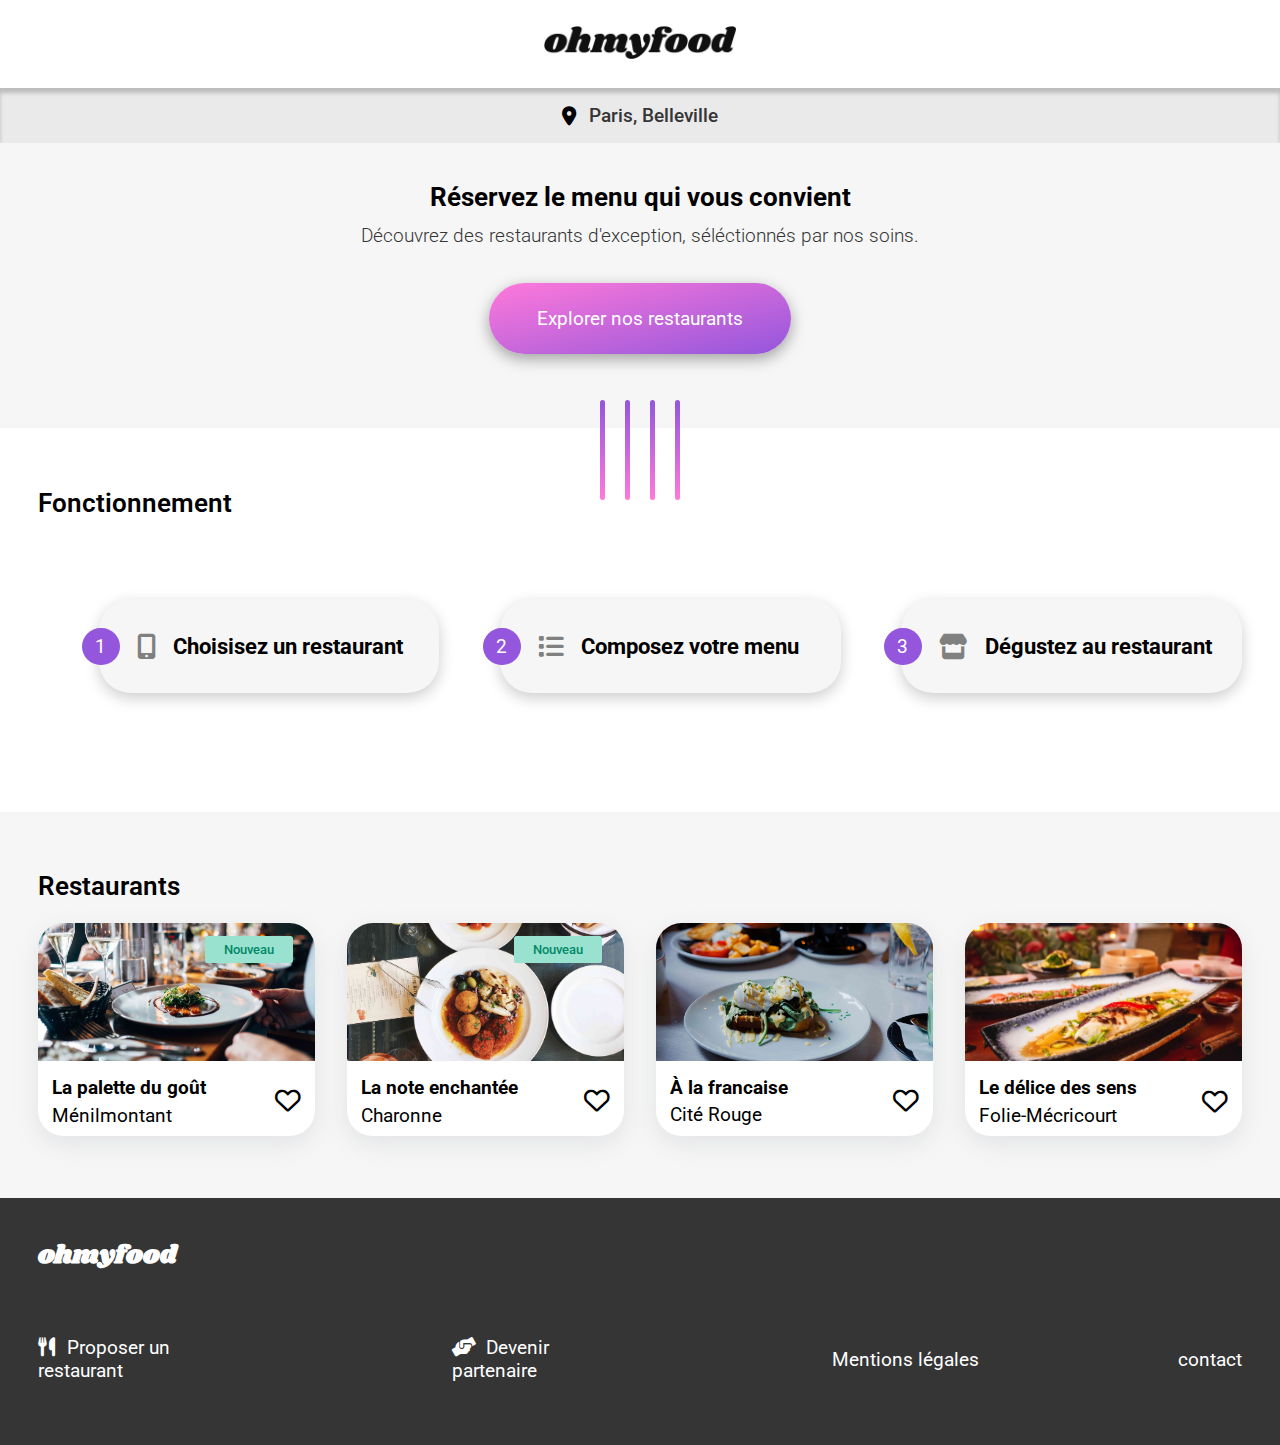
<file: index.html>
<!DOCTYPE html>

<html lang="fr">

<head>
    <title>Ohmyfood</title>
    <meta charset="utf-8"/>
    <link rel="stylesheet" href="style/main.css">
    <meta name="description" content="
    Ohmyfood! est une jeune startup qui répertorie les menus de restaurants gastronomiques.
    En plus des systèmes classiques de réservation, vous pourrez composer le menu de votre repas pour que les plats soient prêts à votre arrivez.
    Finis, les temps d'attente au restaurant !">
</head>

<body>

<div class="spinner_container">
    <div class="spinner"></div>
    <div class="spinner"></div>
    <div class="spinner"></div>
    <div class="spinner"></div>
</div>

<header class="header">
    <div class="header_logo">
        <a href="index.html#return_of_pages">
            <i class="fas fa-arrow-left header_arrow_main"></i>
        </a>
    </div>
    <div class="header_title">
        <a href="#">
            <img src="./img/logo/ohmyfood.png"
                 alt="La palette du goût">
        </a>
    </div>
    <div class="header_logo">
        <a href="#">
            <i class="fa-solid fa-bars header_burger_main"></i>
        </a>
    </div>
</header>

<main>
    <section class="address">
        <i class="fas fa-map-marker-alt address_pin"></i>
        <h2 class="address_city">Paris, Belleville</h2>
    </section>
    <section class="description center">
        <h2 class="description_title">Réservez le menu qui vous convient</h2>
        <p class="description_subtitle">Découvrez des restaurants d'exception, séléctionnés par nos soins.</p>
        <a class="colorful_button button_main">
            Explorer nos restaurants
        </a>
    </section>
    <section class="functioning center">
        <h2 class="functioning_title">Fonctionnement</h2>
        <ul class="functioning_container">
            <li class="functioning_card">
                <div class="functioning_card_round">1</div>
                <i class="functioning_card_logo fas fa-mobile-alt"></i>
                <div class="functioning_align_logo">
                    <h3 class="functioning_card_subtitle">
                        Choisisez un restaurant
                    </h3>
                </div>
            </li>
            <li class="functioning_card">
                <div class="functioning_card_round">2</div>
                <i class="functioning_card_logo fas fa-list"></i>
                <div class="functioning_align_logo">
                    <h3 class="functioning_card_subtitle">
                        Composez votre menu
                    </h3>
                </div>
            </li>
            <li class="functioning_card">
                <div class="functioning_card_round">3</div>
                <i class="functioning_card_logo fas fa-store"></i>
                <div class="functioning_align_logo">
                    <h3 class="functioning_card_subtitle">
                        Dégustez au restaurant
                    </h3>
                </div>
            </li>
        </ul>
    </section>
    <section class="restaurants center" id="return_of_pages">
        <h2 class="restaurants_title">Restaurants</h2>
        <div class="restaurants_container">
            <a href="pages/la%20palette%20du%20gout.html">
                <div class="restaurants_card">
                    <div class="restaurants_new">
                        <p class="restaurants_new_txt">Nouveau</p>
                    </div>
                    <img src="./img/restaurants/la_palette_du_gout.jpg"
                         alt="La palette du goût" class="img_container">
                    <div class="restaurants_card_container">
                        <div class="restaurants_card_text">
                            <h3 class="restaurants_card_title">La palette du goût</h3>
                            <p class="restaurants_card_subtitle">Ménilmontant</p>
                        </div>
                        <div class="restaurants_card_logo heart_logo">
                            <i class="far fa-heart"></i>
                            <i class="fas fa-heart"></i>
                        </div>
                    </div>
                </div>
            </a>
            <a href="pages/la%20note%20enchantee.html">
                <div class="restaurants_card">
                    <div class="restaurants_new">
                        <p class="restaurants_new_txt">Nouveau</p>
                    </div>
                    <img src="./img/restaurants/la_note_enchantee.jpg"
                         alt="La note enchantée" class="img_container">
                    <div class="restaurants_card_container">
                        <div class="restaurants_card_text">
                            <h3 class="restaurants_card_title">La note enchantée</h3>
                            <p class="restaurants_card_subtitle">Charonne</p>
                        </div>
                        <div class="restaurants_card_logo heart_logo">
                            <i class="far fa-heart"></i>
                            <i class="fas fa-heart"></i>
                        </div>
                    </div>
                </div>
            </a>
            <a href="pages/a%20la%20francaise.html">
                <div class="restaurants_card">
                    <img src="./img/restaurants/a_la_francaise.jpg"
                         alt="À la francaise" class="img_container">
                    <div class="restaurants_card_container">
                        <div class="restaurants_card_text">
                            <h3 class="restaurants_card_title">À la francaise</h3>
                            <p class="restaurants_card_subtitle">Cité Rouge</p>
                        </div>
                        <div class="restaurants_card_logo heart_logo">
                            <i class="far fa-heart"></i>
                            <i class="fas fa-heart"></i>
                        </div>
                    </div>
                </div>
            </a>
            <a href="pages/le%20delice%20des%20sens.html">
                <div class="restaurants_card">
                    <img src="./img/restaurants/le_delice_des_sens.jpg"
                         alt="Le déice des sens" class="img_container">
                    <div class="restaurants_card_container">
                        <div class="restaurants_card_text">
                            <h3 class="restaurants_card_title">Le délice des sens</h3>
                            <p class="restaurants_card_subtitle">Folie-Mécricourt</p>
                        </div>
                        <div class="restaurants_card_logo heart_logo">
                            <i class="far fa-heart"></i>
                            <i class="fas fa-heart"></i>
                        </div>
                    </div>
                </div>
            </a>
        </div>
    </section>
</main>

<footer class="footer">
    <h4>ohmyfood</h4>
    <ul class="center footer_container">
        <li class="footer_line">
            <i class="footer_logo fas fa-utensils"></i>
            <a href="#">
                Proposer un restaurant
            </a>
        </li>
        <li class="footer_line">
            <i class="footer_logo fas fa-hands-helping"></i>
            <a href="#">
                Devenir partenaire
            </a>
        </li>
        <li class="footer_line">
            <a href="#">
                Mentions légales
            </a>
        </li>
        <li class="footer_line">
            <a href="mailto:ohmyfood@ohmyfood.fr">
                contact
            </a>
        </li>
    </ul>
</footer>

</body>
</file>
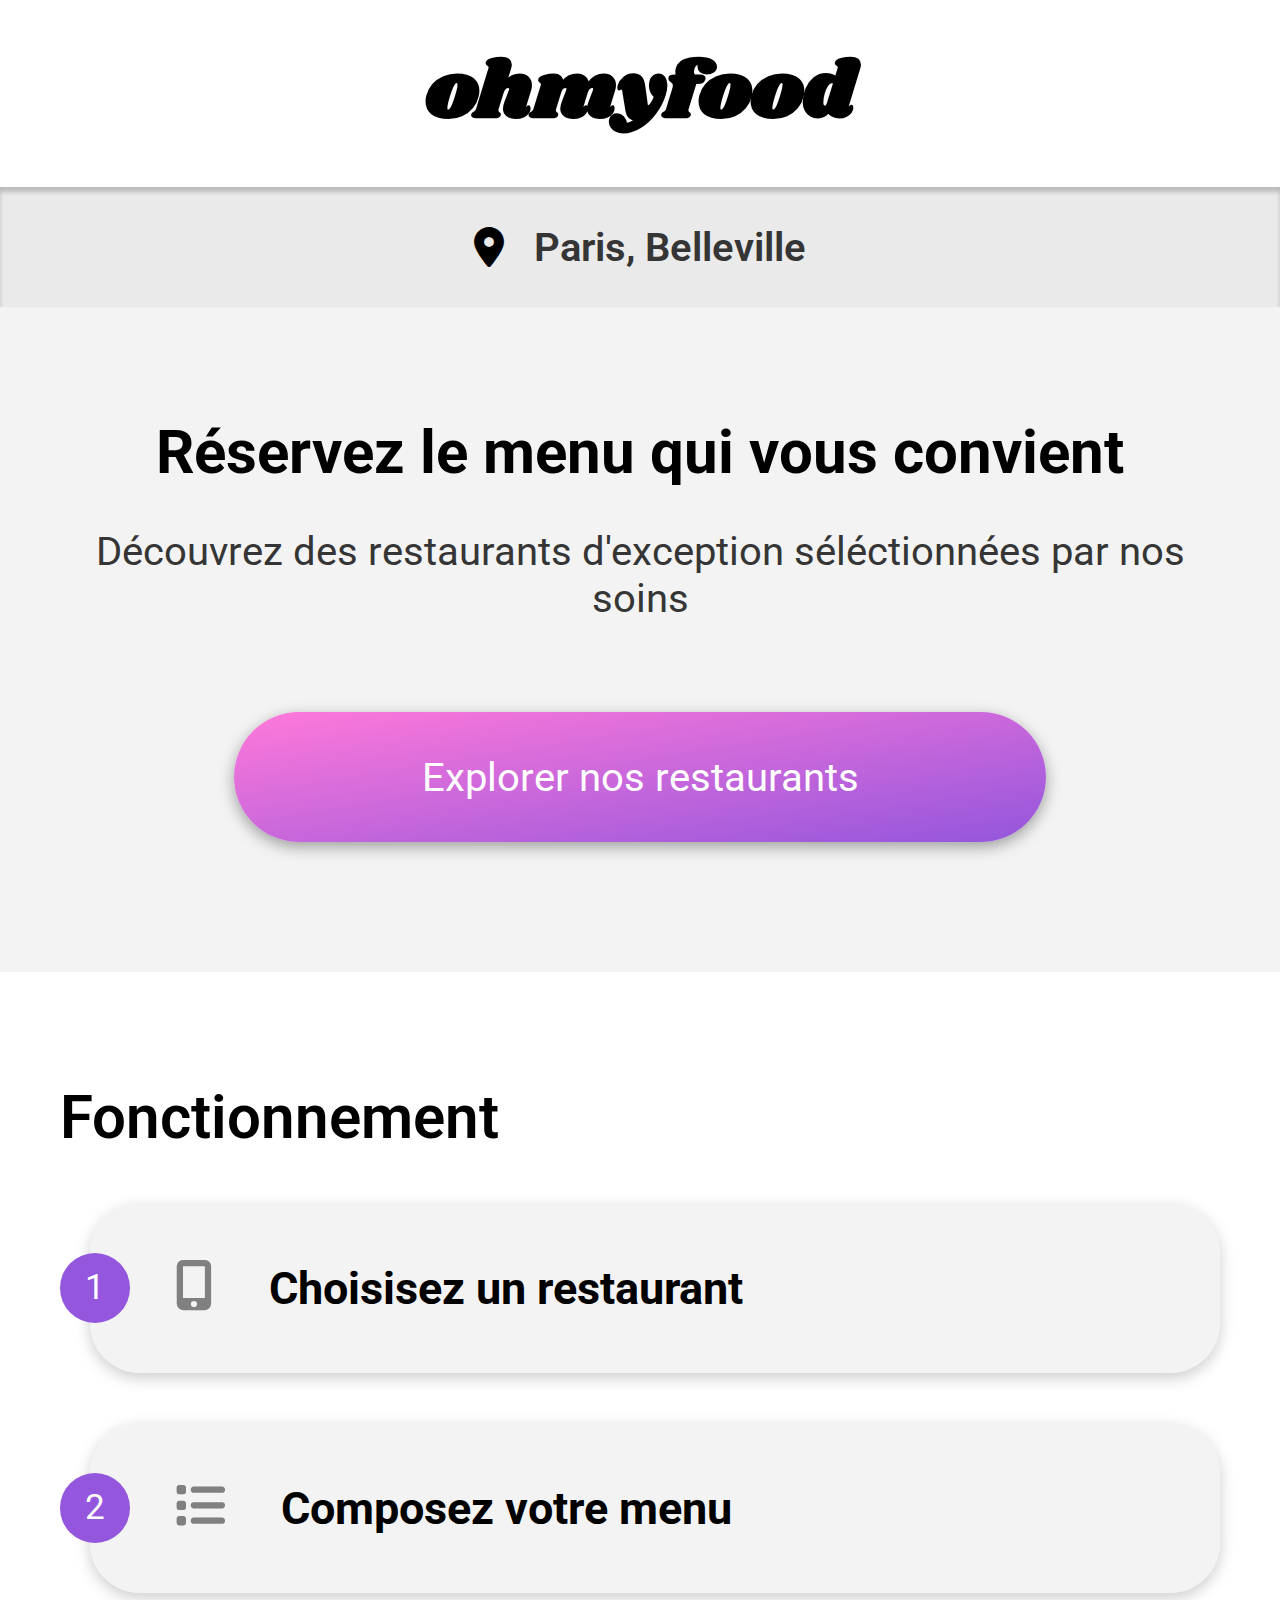
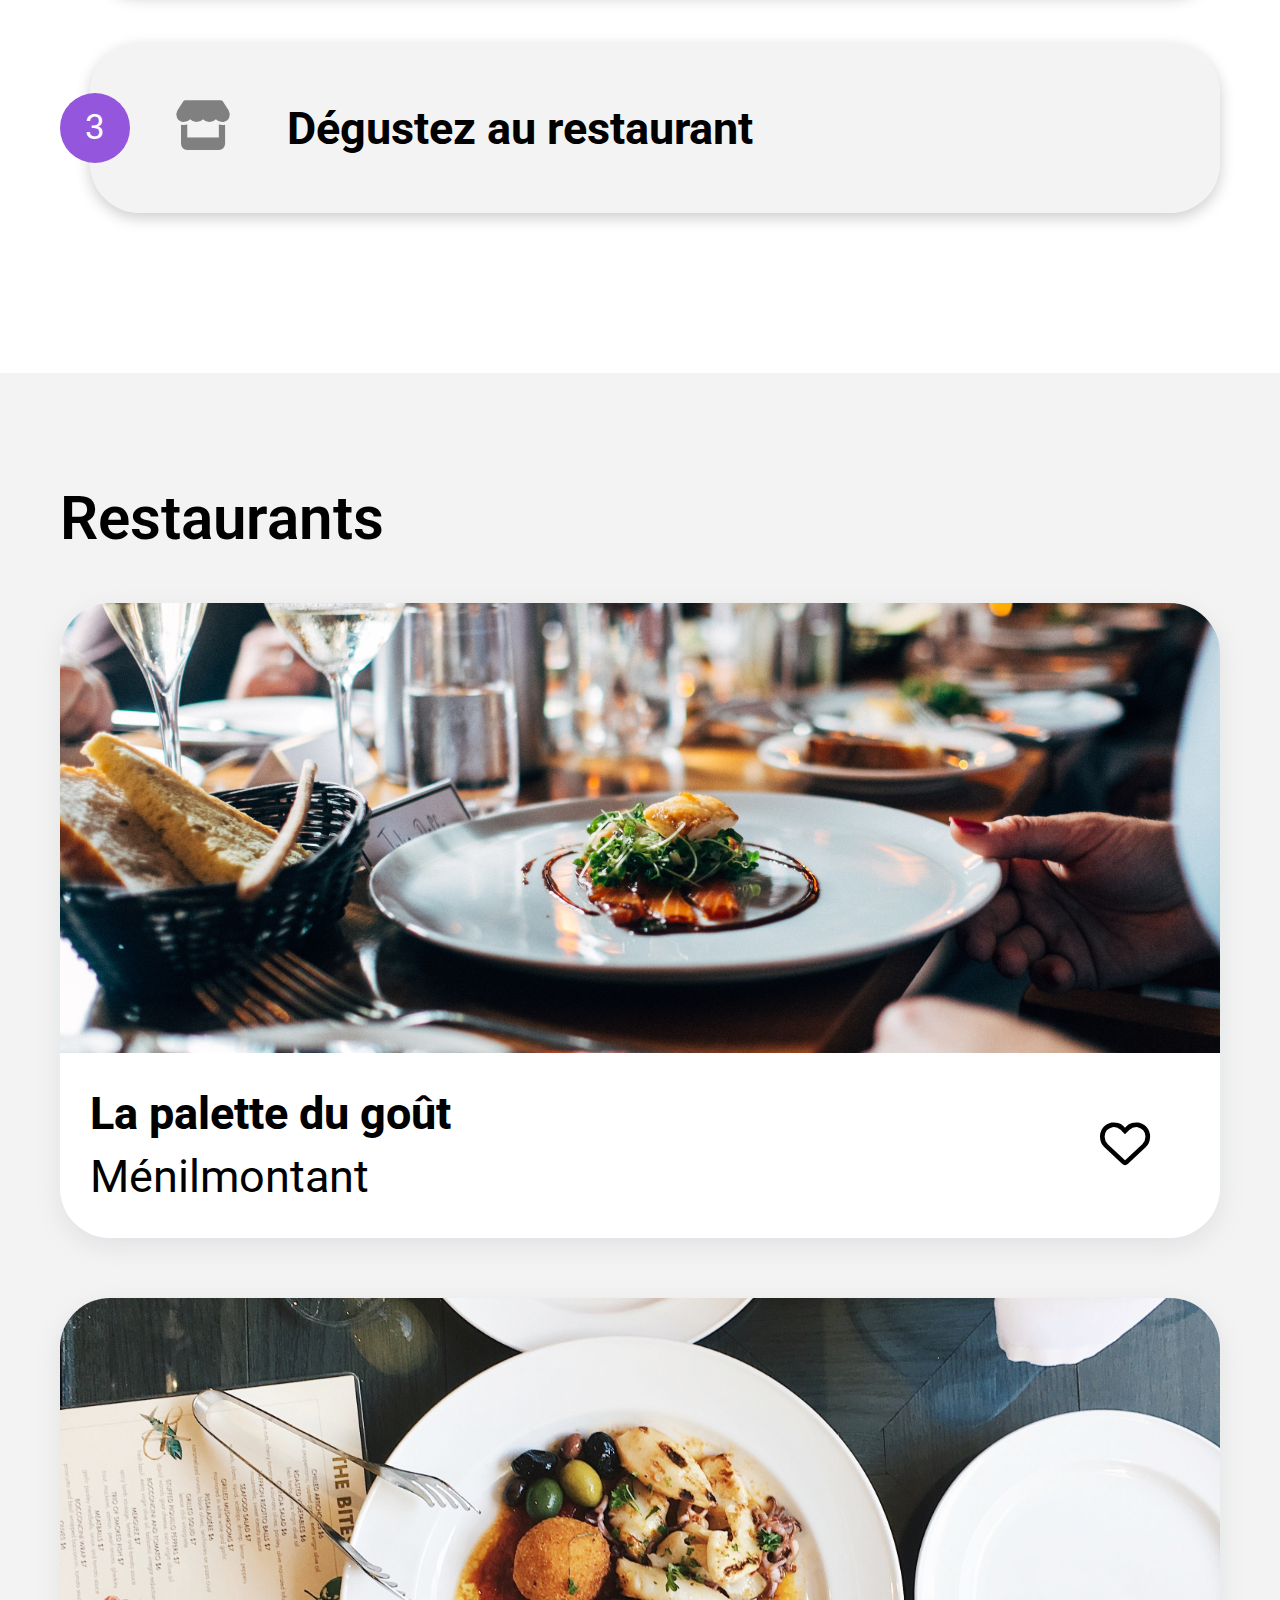
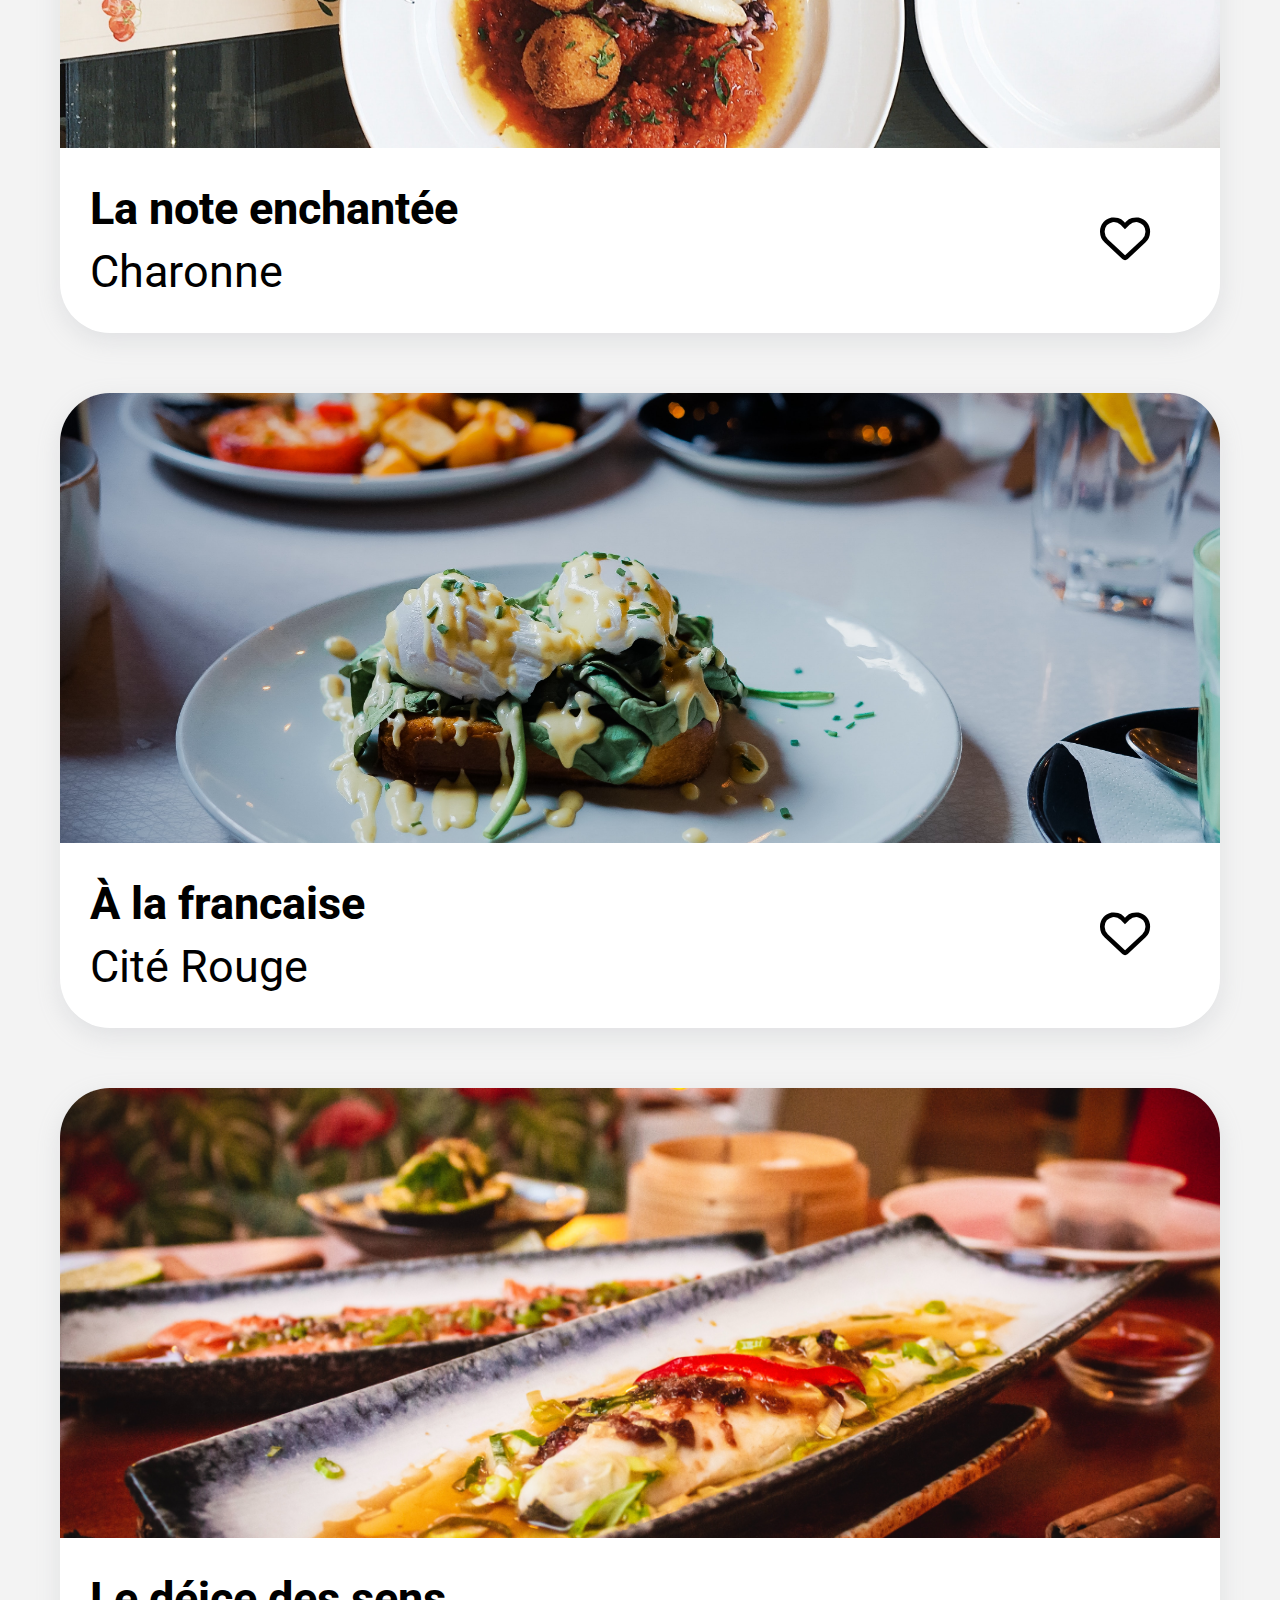
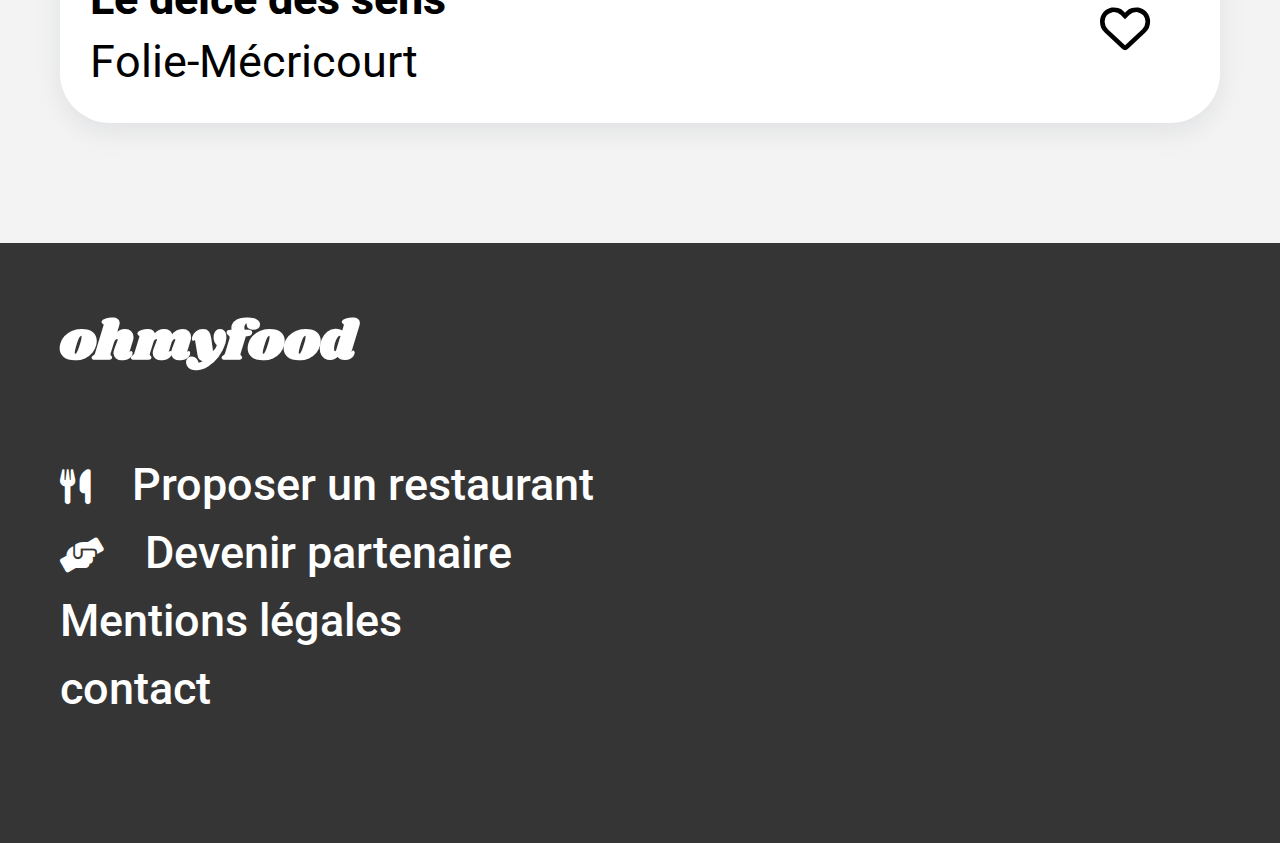
<file: src/index.html>
<!DOCTYPE html>

<html lang="fr">

<head>
    <title>Ohmyfood</title>
    <meta charset="utf-8"/>
    <link rel="stylesheet" href="style/main.css">
</head>
<body>
<header class="header_home_page">
    <h1>ohmyfood</h1>
</header>
<main>
    <section class="address">
        <i class="fas fa-map-marker-alt"></i>
        <p>Paris, Belleville</p>
    </section>
    <section class="description center">
        <h2 class="title_description">Réservez le menu qui vous convient</h2>
        <p class="subtitle_description">Découvrez des restaurants d'exception séléctionnées par nos soins</p>
        <a class="bouton_description">
            Explorer nos restaurants
        </a>
    </section>
    <section class="Functioning center">
        <h2 class="title_functioning">Fonctionnement</h2>
        <div class="card_Functioning">
            <div class="round">1</div>
            <div class="card">
                <p class="subtitle_functioning">
                    <i class="logo_Functioning fas fa-mobile-alt"></i>
                    Choisisez un restaurant
                </p>
            </div>
        </div>
        <div class="card_Functioning">
            <div class="round">2</div>
            <div class="card">
                <p class="subtitle_functioning">
                    <i class="logo_Functioning fas fa-list"></i>
                    Composez votre menu
                </p>
            </div>
        </div>
        <div class="card_Functioning" id="la_palette_du_gout">
            <div class="round">3</div>
            <div class="card">
                <p class="subtitle_functioning">
                    <i class="logo_Functioning fas fa-store"></i>
                    Dégustez au restaurant
                </p>
            </div>
        </div>
    </section>
    <section class="restaurants center">
        <h2 class="title_restaurants">Restaurants</h2>
        <a href="pages/la_palette_du_gout.html">
            <div class="card_restaurants">
                <img src="./img/restaurants/la_palette_du_gout.jpg"
                     alt="La palette du goût" class="img">
                <div class="storage_text_card">
                    <div class="text_card">
                        <p class="title">La palette du goût</p>
                        <p class="subtitle">Ménilmontant</p>
                    </div>
                    <div class="logo_card_home_page">
                        <i class="far fa-heart"></i>
                        <i class="fas fa-heart"></i>
                    </div>
                </div>
            </div>
        </a>
        <a href="pages/la_note_enchantee.html">
            <div class="card_restaurants">
                <img src="./img/restaurants/la_note_enchantee.jpg"
                     alt="La note enchantée" class="img">
                <div class="storage_text_card">
                    <div class="text_card">
                        <p class="title">La note enchantée</p>
                        <p class="subtitle">Charonne</p>
                    </div>
                    <div class="logo_card_home_page">
                        <i class="far fa-heart"></i>
                        <i class="fas fa-heart"></i>
                    </div>
                </div>
            </div>
        </a>
        <a href="pages/a_la_francaise.html">
            <div class="card_restaurants">
                <img src="./img/restaurants/a_la_francaise.jpg"
                     alt="À la francaise" class="img">
                <div class="storage_text_card">
                    <div class="text_card">
                        <p class="title">À la francaise</p>
                        <p class="subtitle">Cité Rouge</p>
                    </div>
                    <div class="logo_card_home_page">
                        <i class="far fa-heart"></i>
                        <i class="fas fa-heart"></i>
                    </div>
                </div>
            </div>
        </a>
        <a href="pages/le_delice_des_sens.html">
            <div class="card_restaurants">
                <img src="./img/restaurants/le_delice_des_sens.jpg"
                     alt="Le déice des sens" class="img">
                <div class="storage_text_card">
                    <div class="text_card">
                        <p class="title">Le déice des sens</p>
                        <p class="subtitle">Folie-Mécricourt</p>
                    </div>
                    <div class="logo_card_home_page">
                        <i class="far fa-heart"></i>
                        <i class="fas fa-heart"></i>
                    </div>
                </div>
            </div>
        </a>
    </section>
</main>

<footer  id="contact">
    <h2>ohmyfood</h2>
    <ul class="center">
        <li><i class="logo_footer fas fa-utensils"></i>
            <a href="#">
                Proposer un restaurant
            </a>
        </li>
        <li><i class="logo_footer fas fa-hands-helping"></i>
            <a href="#">
                Devenir partenaire
            </a>
        </li>
        <li><a href="#">
            Mentions légales
        </a>
        </li>
        <li><a href="pages/contact.html">
            contact
        </a>
        </li>
    </ul>
</footer>
</body>
</file>
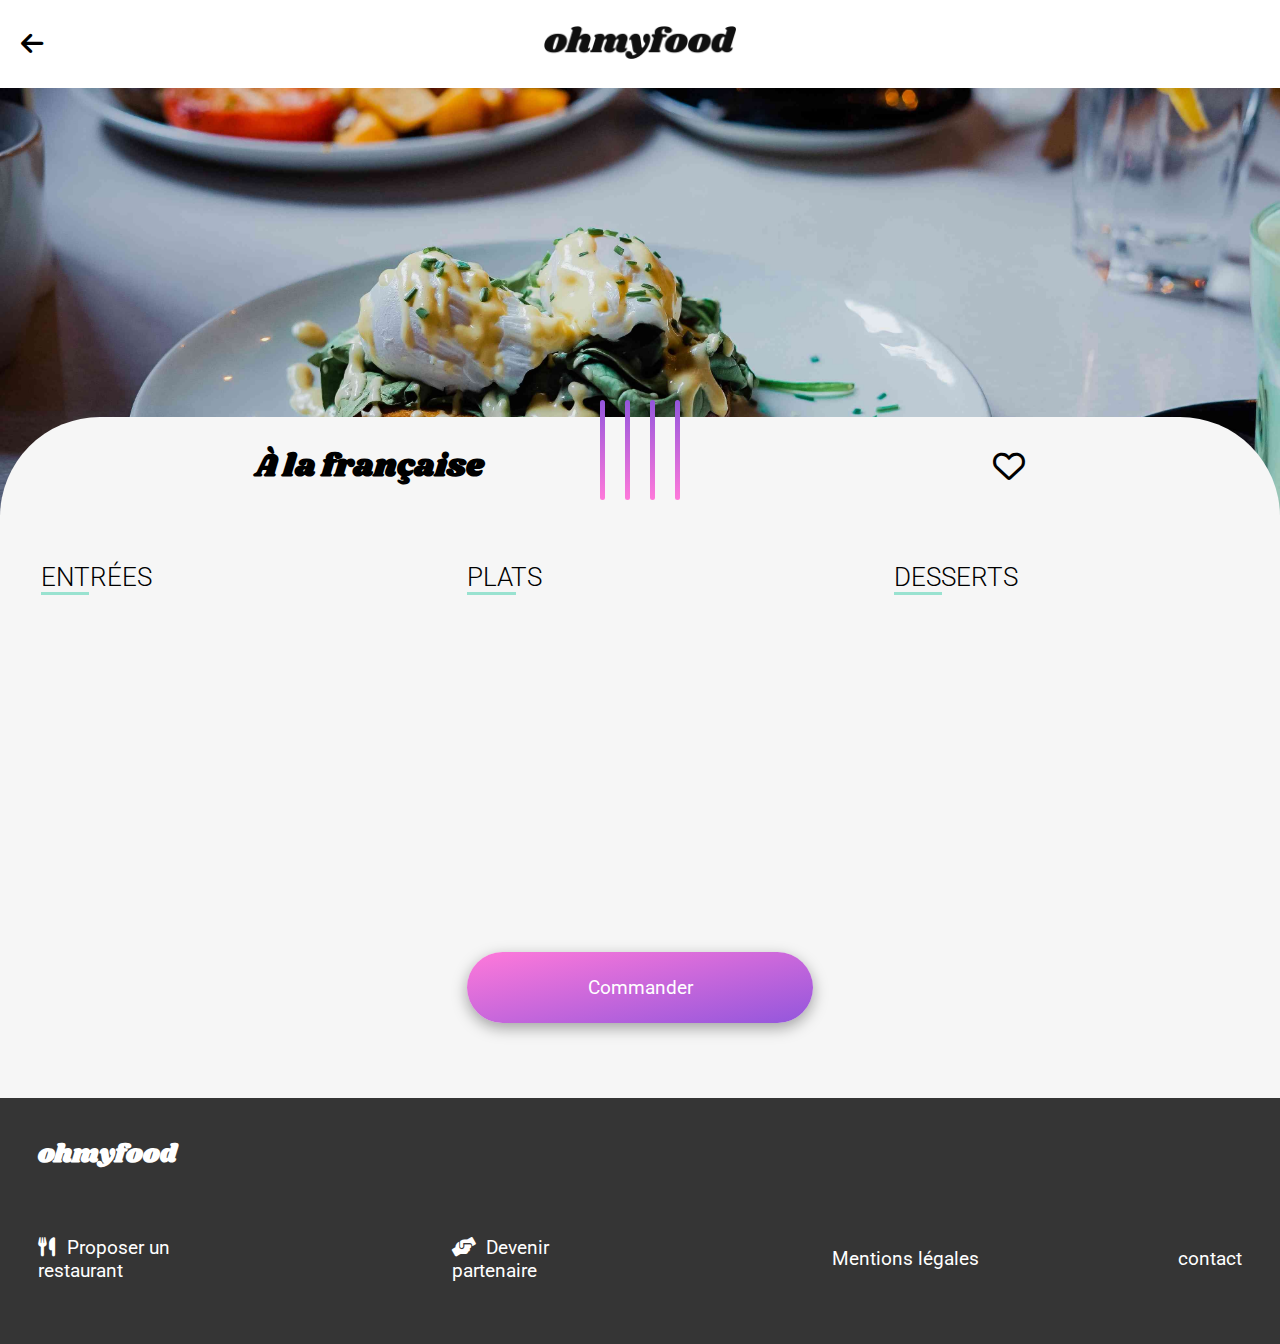
<file: pages/a la francaise.html>
<!DOCTYPE html>

<html lang="fr">

<head>
    <title>Ohmyfood</title>
    <meta charset="utf-8"/>
    <link rel="stylesheet" href="../style/main.css">
    <meta name="description" content="
    Ohmyfood! est une jeune startup qui répertorie les menus de restaurants gastronomiques.
    En plus des systèmes classiques de réservation, vous pourrez composer le menu de votre repas pour que les plats soient prêts à votre arrivez.
    Finis, les temps d'attente au restaurant !">
</head>

<body>

<div class="spinner_container">
    <div class="spinner"></div>
    <div class="spinner"></div>
    <div class="spinner"></div>
    <div class="spinner"></div>
</div>

<header class="header">
    <div class="header_logo">
        <a href="../index.html#return_of_pages">
            <i class="fas fa-arrow-left header_arrow_menu"></i>
        </a>
    </div>
    <div class="header_title">
        <a href="#">
            <img src="../img/logo/ohmyfood.png"
                 alt="La palette du goût">
        </a>
    </div>
    <div class="header_logo">
        <a href="#">
            <i class="fa-solid fa-bars header_burger_menu"></i>
        </a>
    </div>
</header>

<main>
    <section class="img_container">
        <img src="../img/restaurants/a_la_francaise.jpg"
             alt="La palette du goût">
    </section>
    <section class="menu">
        <h2>À la française</h2>
        <div class="menu_logo heart_logo">
            <i class="far fa-heart"></i>
            <i class="fas fa-heart"></i>
        </div>
    </section>
    <section class="menu_container">
        <article class="menu_sub_container">
            <div class="menu_category">
                <h3>ENTRÉES</h3>
            </div>
            <div class="list center">
                <article class="list_menu">
                    <div class="list_card">
                        <div class="list_info">
                            <h3 class="list_info_title">Tartare de poulpe acidulé</h3>
                            <p class="list_info_subtitle">Aux zestes d'orange</p>
                        </div>
                        <p class="list_price">25€</p>
                    </div>
                    <div class="list_logo">
                        <i class="fas fa-check-circle list_logo_animation"></i>
                    </div>
                </article>
                <article class="list_menu">
                    <div class="list_card">
                        <div class="list_info">
                            <h3 class="list_info_title">Velouté de légumes d'antan</h3>
                            <p class="list_info_subtitle">Carotte, panais, topinambour</p>
                        </div>
                        <p class="list_price">35€</p>
                    </div>
                    <div class="list_logo">
                        <i class="fas fa-check-circle list_logo_animation"></i>
                    </div>
                </article>
                <article class="list_menu">
                    <div class="list_card">
                        <div class="list_info">
                            <h3 class="list_info_title">Soupe à l'oignon</h3>
                            <p class="list_info_subtitle">Revisitée</p>
                        </div>
                        <p class="list_price">20€</p>
                    </div>
                    <div class="list_logo">
                        <i class="fas fa-check-circle list_logo_animation"></i>
                    </div>
                </article>
            </div>
        </article>
        <article class="menu_sub_container">
            <div class="menu_category">
                <h3>PLATS</h3>
            </div>
            <div class="list center">
                <article class="list_menu">
                    <div class="list_card">
                        <div class="list_info">
                            <h3 class="list_info_title">Coquilles Saint-Jacques</h3>
                            <p class="list_info_subtitle">Accompagnées d'une purée de panais</p>
                        </div>
                        <p class="list_price">40€</p>
                    </div>
                    <div class="list_logo">
                        <i class="fas fa-check-circle list_logo_animation"></i>
                    </div>
                </article>
                <article class="list_menu">
                    <div class="list_card">
                        <div class="list_info">
                            <h3 class="list_info_title">Magret de canard</h3>
                            <p class="list_info_subtitle">Et parmentier de pommes de terre</p>
                        </div>
                        <p class="list_price">35€</p>
                    </div>
                    <div class="list_logo">
                        <i class="fas fa-check-circle list_logo_animation"></i>
                    </div>
                </article>
                <article class="list_menu">
                    <div class="list_card">
                        <div class="list_info">
                            <h3 class="list_info_title">Pigeonneau d’Ille-et-Vilaine</h3>
                            <p class="list_info_subtitle">Sur son lit de gnocchis aux légumes</p>
                        </div>
                        <p class="list_price">44€</p>
                    </div>
                    <div class="list_logo">
                        <i class="fas fa-check-circle list_logo_animation"></i>
                    </div>
                </article>
            </div>
        </article>
        <article class="menu_sub_container">
            <div class="menu_category">
                <h3>DESSERTS</h3>
            </div>
            <div class="list center">
                <article class="list_menu">
                    <div class="list_card">
                        <div class="list_info">
                            <h3 class="list_info_title">Pétales de violettes glacés</h3>
                            <p class="list_info_subtitle">Et purée de noisettes</p>
                        </div>
                        <p class="list_price">18€</p>
                    </div>
                    <div class="list_logo">
                        <i class="fas fa-check-circle list_logo_animation"></i>
                    </div>
                </article>
                <article class="list_menu">
                    <div class="list_card">
                        <div class="list_info">
                            <h3 class="list_info_title">Fondant au chocolat</h3>
                            <p class="list_info_subtitle">Revisité</p>
                        </div>
                        <p class="list_price">22€</p>
                    </div>
                    <div class="list_logo">
                        <i class="fas fa-check-circle list_logo_animation"></i>
                    </div>
                </article>
                <article class="list_menu">
                    <div class="list_card">
                        <div class="list_info">
                            <h3 class="list_info_title">Millefeuille croustillant</h3>
                            <p class="list_info_subtitle">Myrtilles et pâte d’amande</p>
                        </div>
                        <p class="list_price">23€</p>
                    </div>
                    <div class="list_logo">
                        <i class="fas fa-check-circle list_logo_animation"></i>
                    </div>
                </article>
            </div>
        </article>
    </section>
    <section class="container_colorful_button center">
        <a class="colorful_button button_menu">
            Commander
        </a>
    </section>
</main>

<footer class="footer">
    <h4>ohmyfood</h4>
    <ul class="center footer_container">
        <li class="footer_line">
            <i class="footer_logo fas fa-utensils"></i>
            <a href="#">
                Proposer un restaurant
            </a>
        </li>
        <li class="footer_line">
            <i class="footer_logo fas fa-hands-helping"></i>
            <a href="#">
                Devenir partenaire
            </a>
        </li>
        <li class="footer_line">
            <a href="#">
                Mentions légales
            </a>
        </li>
        <li class="footer_line">
            <a href="mailto:ohmyfood@ohmyfood.fr">
                contact
            </a>
        </li>
    </ul>
</footer>

</body>
</file>
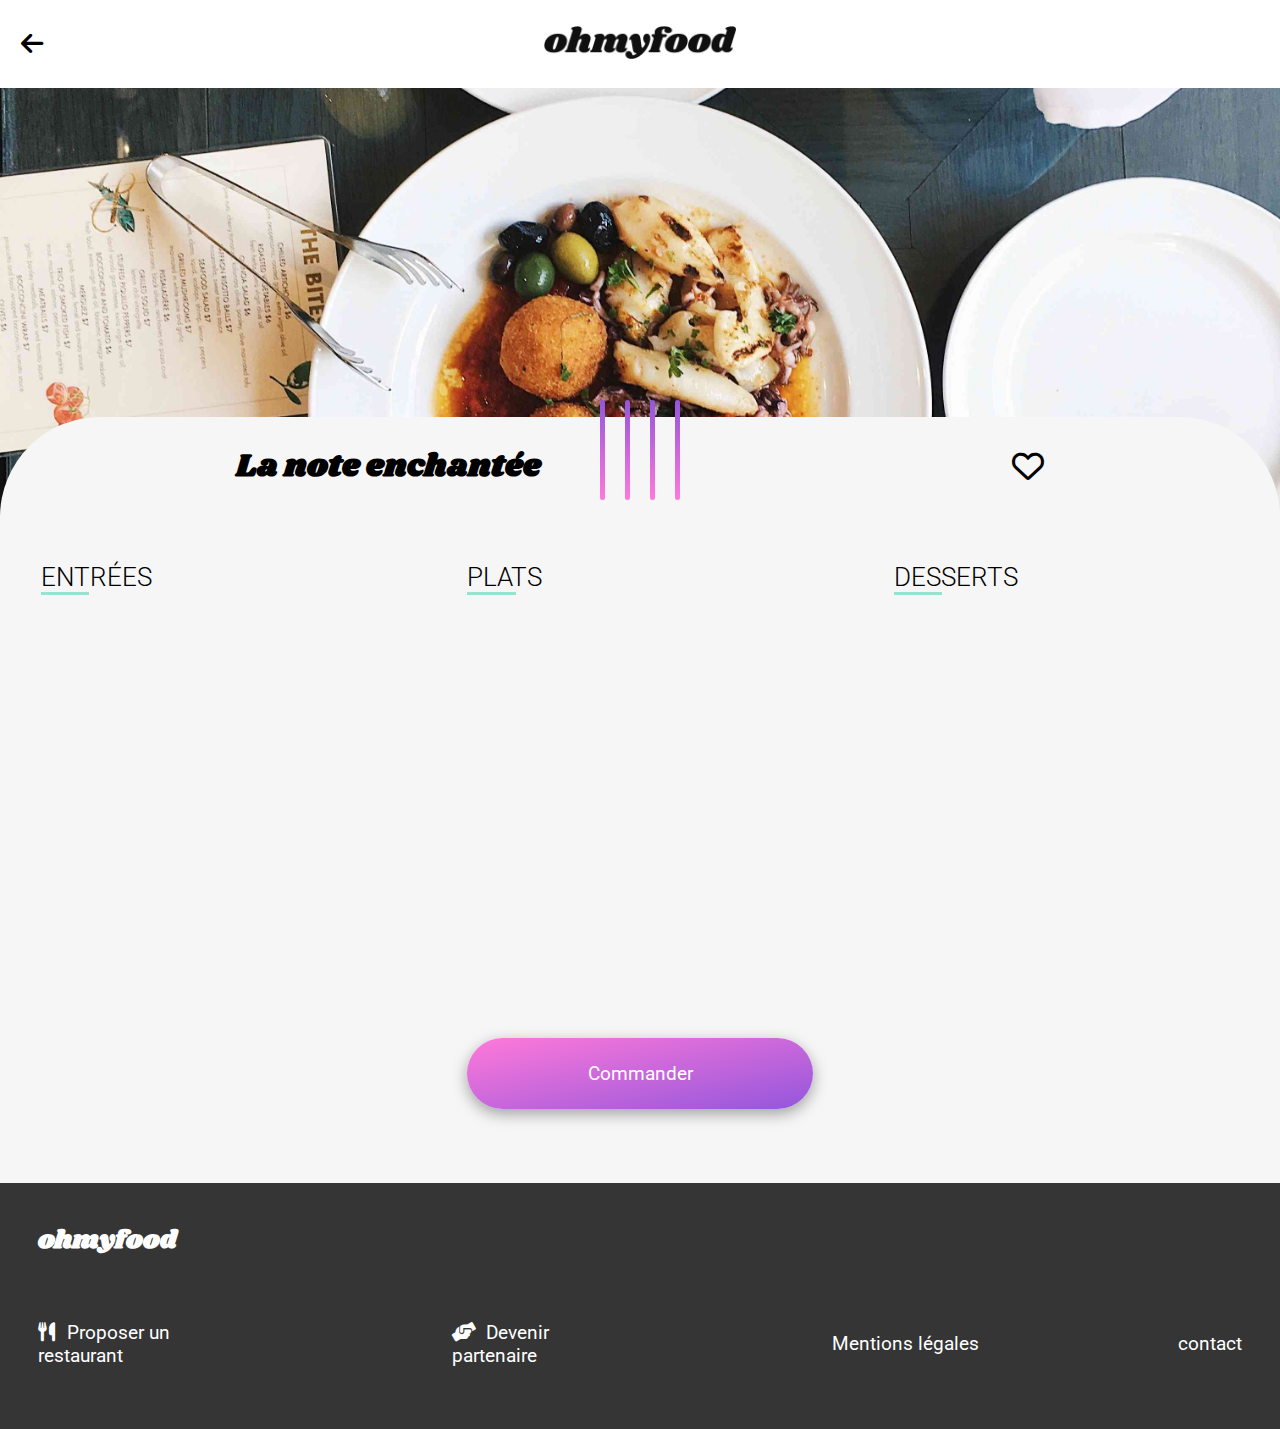
<file: pages/la note enchantee.html>
<!DOCTYPE html>

<html lang="fr">

<head>
    <title>Ohmyfood</title>
    <meta charset="utf-8"/>
    <link rel="stylesheet" href="../style/main.css">
    <meta name="description" content="
    Ohmyfood! est une jeune startup qui répertorie les menus de restaurants gastronomiques.
    En plus des systèmes classiques de réservation, vous pourrez composer le menu de votre repas pour que les plats soient prêts à votre arrivez.
    Finis, les temps d'attente au restaurant !">
</head>

<body>

<div class="spinner_container">
    <div class="spinner"></div>
    <div class="spinner"></div>
    <div class="spinner"></div>
    <div class="spinner"></div>
</div>

<header class="header">
    <div class="header_logo">
        <a href="../index.html#return_of_pages">
            <i class="fas fa-arrow-left header_arrow_menu"></i>
        </a>
    </div>
    <div class="header_title">
        <a href="#">
            <img src="../img/logo/ohmyfood.png"
                 alt="La palette du goût">
        </a>
    </div>
    <div class="header_logo">
        <a href="#">
            <i class="fa-solid fa-bars header_burger_menu"></i>
        </a>
    </div>
</header>

<main>
    <section class="img_container">
        <img src="../img/restaurants/la_note_enchantee.jpg"
             alt="La palette du goût">
    </section>
    <section class="menu">
        <h2>La note enchantée</h2>
        <div class="menu_logo heart_logo">
            <i class="far fa-heart"></i>
            <i class="fas fa-heart"></i>
        </div>
    </section>
    <section class="menu_container">
        <article class="menu_sub_container">
            <div class="menu_category">
                <h3>ENTRÉES</h3>
            </div>
            <div class="list center">
                <article class="list_menu">
                    <div class="list_card">
                        <div class="list_info">
                            <h3 class="list_info_title">Ravioles de foie gras</h3>
                            <p class="list_info_subtitle">Accompagnés de leur crème à la truffe</p>
                        </div>
                        <p class="list_price">25€</p>
                    </div>
                    <div class="list_logo">
                        <i class="fas fa-check-circle list_logo_animation"></i>
                    </div>
                </article>
                <article class="list_menu">
                    <div class="list_card">
                        <div class="list_info">
                            <h3 class="list_info_title">Caviar osciètre</h3>
                            <p class="list_info_subtitle">Sur blini à la farine de blé noir</p>
                        </div>
                        <p class="list_price">35€</p>
                    </div>
                    <div class="list_logo">
                        <i class="fas fa-check-circle list_logo_animation"></i>
                    </div>
                </article>
                <article class="list_menu">
                    <div class="list_card">
                        <div class="list_info">
                            <h3 class="list_info_title">Homard et espuma de potiron</h3>
                            <p class="list_info_subtitle">Mariné aux zestes d'orange</p>
                        </div>
                        <p class="list_price">20€</p>
                    </div>
                    <div class="list_logo">
                        <i class="fas fa-check-circle list_logo_animation"></i>
                    </div>
                </article>
                <article class="list_menu">
                    <div class="list_card">
                        <div class="list_info">
                            <h3 class="list_info_title">Foie gras de canard cuit entier</h3>
                            <p class="list_info_subtitle">Confiture de figue et pain toasté</p>
                        </div>
                        <p class="list_price">35€</p>
                    </div>
                    <div class="list_logo">
                        <i class="fas fa-check-circle list_logo_animation"></i>
                    </div>
                </article>
            </div>
        </article>
        <article class="menu_sub_container">
            <div class="menu_category">
                <h3>PLATS</h3>
            </div>
            <div class="list center">
                <article class="list_menu">
                    <div class="list_card">
                        <div class="list_info">
                            <h3 class="list_info_title">Noix de coquilles Saint-Jacques</h3>
                            <p class="list_info_subtitle">Sur lit de purée de céleri-rave</p>
                        </div>
                        <p class="list_price">40€</p>
                    </div>
                    <div class="list_logo">
                        <i class="fas fa-check-circle list_logo_animation"></i>
                    </div>
                </article>
                <article class="list_menu">
                    <div class="list_card">
                        <div class="list_info">
                            <h3 class="list_info_title">Langoustine poêlée</h3>
                            <p class="list_info_subtitle">Purée de patate douce</p>
                        </div>
                        <p class="list_price">35€</p>
                    </div>
                    <div class="list_logo">
                        <i class="fas fa-check-circle list_logo_animation"></i>
                    </div>
                </article>
                <article class="list_menu">
                    <div class="list_card">
                        <div class="list_info">
                            <h3 class="list_info_title">Mijoté de queue de boeuf</h3>
                            <p class="list_info_subtitle">Et riz sauvage aux zestes de citron</p>
                        </div>
                        <p class="list_price">44€</p>
                    </div>
                    <div class="list_logo">
                        <i class="fas fa-check-circle list_logo_animation"></i>
                    </div>
                </article>
            </div>
        </article>
        <article class="menu_sub_container">
            <div class="menu_category">
                <h3>DESSERTS</h3>
            </div>
            <div class="list center">
                <article class="list_menu">
                    <div class="list_card">
                        <div class="list_info">
                            <h3 class="list_info_title">Macaron noisette et chocolat</h3>
                            <p class="list_info_subtitle">Glace au caramel brun et sel de Guérande</p>
                        </div>
                        <p class="list_price">18€</p>
                    </div>
                    <div class="list_logo">
                        <i class="fas fa-check-circle list_logo_animation"></i>
                    </div>
                </article>
                <article class="list_menu">
                    <div class="list_card">
                        <div class="list_info">
                            <h3 class="list_info_title">Baba au rhum revisité</h3>
                            <p class="list_info_subtitle">Avec son coulis de citron</p>
                        </div>
                        <p class="list_price">22€</p>
                    </div>
                    <div class="list_logo">
                        <i class="fas fa-check-circle list_logo_animation"></i>
                    </div>
                </article>
                <article class="list_menu">
                    <div class="list_card">
                        <div class="list_info">
                            <h3 class="list_info_title">Tarte au citron meringuée</h3>
                            <p class="list_info_subtitle">Déstructurée</p>
                        </div>
                        <p class="list_price">23€</p>
                    </div>
                    <div class="list_logo">
                        <i class="fas fa-check-circle list_logo_animation"></i>
                    </div>
                </article>
            </div>
        </article>
    </section>
    <section class="container_colorful_button center">
        <a class="colorful_button button_menu">
            Commander
        </a>
    </section>
</main>

<footer class="footer">
    <h4>ohmyfood</h4>
    <ul class="center footer_container">
        <li class="footer_line">
            <i class="footer_logo fas fa-utensils"></i>
            <a href="#">
                Proposer un restaurant
            </a>
        </li>
        <li class="footer_line">
            <i class="footer_logo fas fa-hands-helping"></i>
            <a href="#">
                Devenir partenaire
            </a>
        </li>
        <li class="footer_line">
            <a href="#">
                Mentions légales
            </a>
        </li>
        <li class="footer_line">
            <a href="mailto:ohmyfood@ohmyfood.fr">
                contact
            </a>
        </li>
    </ul>
</footer>

</body>
</file>
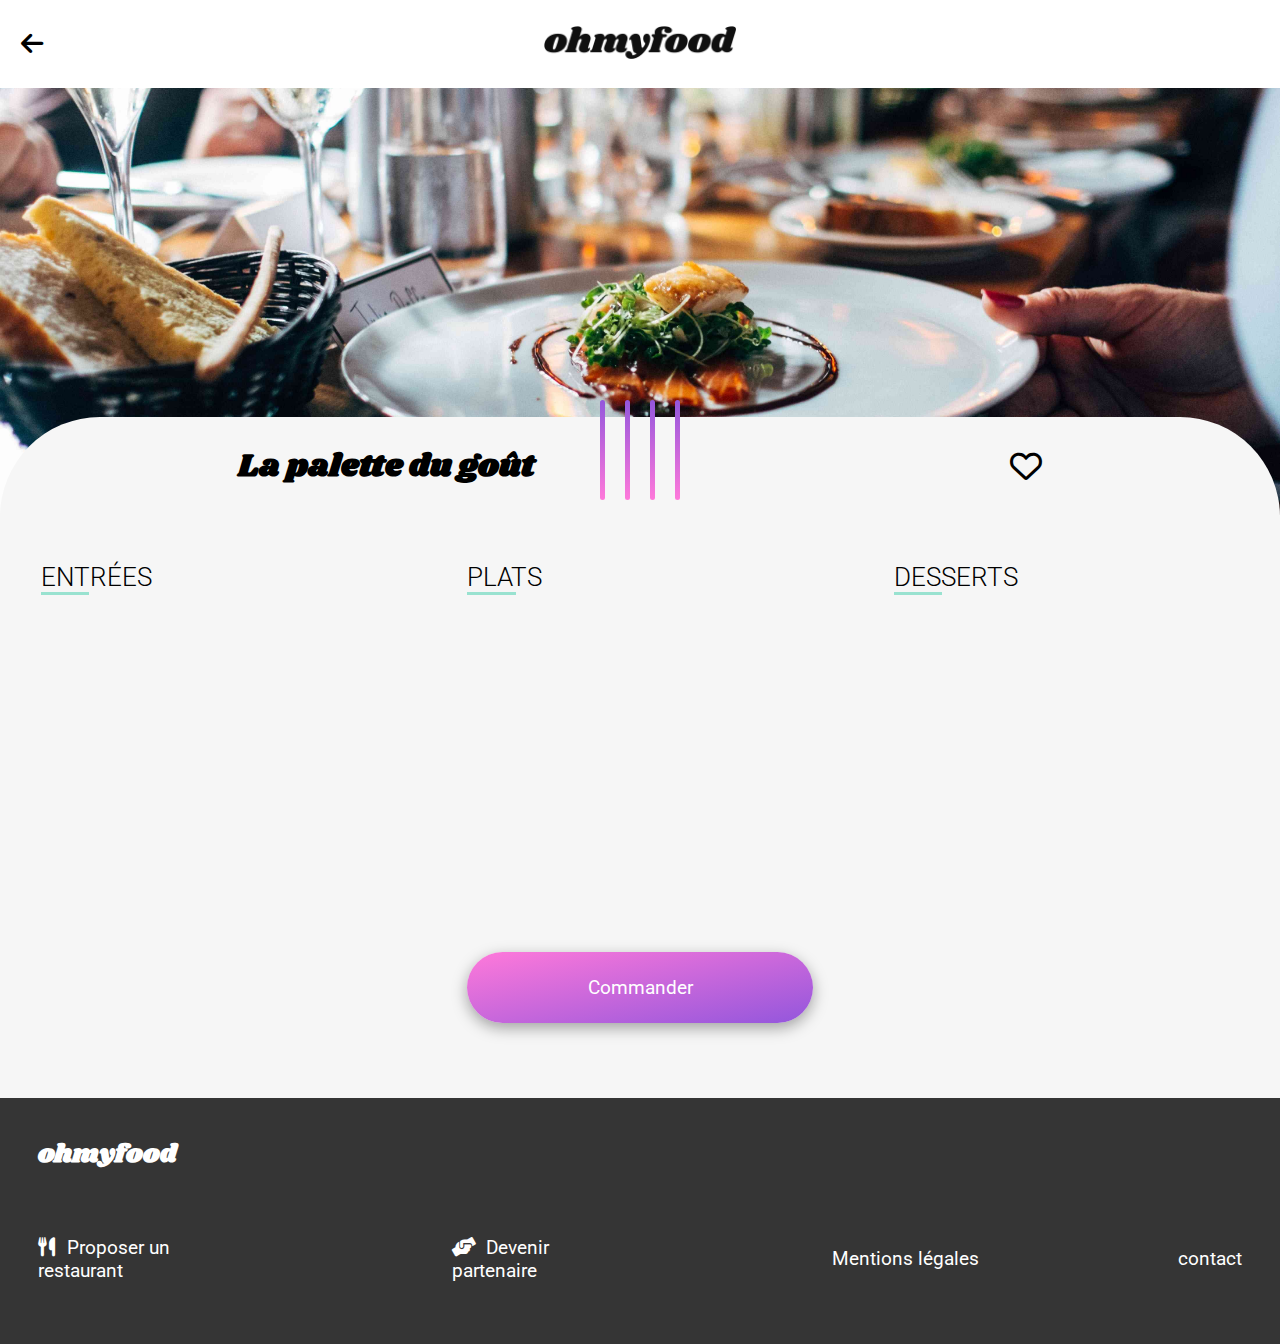
<file: pages/la palette du gout.html>
<!DOCTYPE html>

<html lang="fr">

<head>
    <title>Ohmyfood</title>
    <meta charset="utf-8"/>
    <link rel="stylesheet" href="../style/main.css">
    <meta name="description" content="
    Ohmyfood! est une jeune startup qui répertorie les menus de restaurants gastronomiques.
    En plus des systèmes classiques de réservation, vous pourrez composer le menu de votre repas pour que les plats soient prêts à votre arrivez.
    Finis, les temps d'attente au restaurant !">
</head>

<body>

<div class="spinner_container">
    <div class="spinner"></div>
    <div class="spinner"></div>
    <div class="spinner"></div>
    <div class="spinner"></div>
</div>

<header class="header">
    <div class="header_logo">
        <a href="../index.html#return_of_pages">
            <i class="fas fa-arrow-left header_arrow_menu"></i>
        </a>
    </div>
    <div class="header_title">
        <a href="#">
            <img src="../img/logo/ohmyfood.png"
                 alt="La palette du goût">
        </a>
    </div>
    <div class="header_logo">
        <a href="#">
            <i class="fa-solid fa-bars header_burger_menu"></i>
        </a>
    </div>
</header>

<main>
    <section class="img_container">
        <img src="../img/restaurants/la_palette_du_gout.jpg"
             alt="La palette du goût">
    </section>
    <section class="menu">
        <h2>La palette du goût</h2>
        <div class="menu_logo heart_logo">
            <i class="far fa-heart"></i>
            <i class="fas fa-heart"></i>
        </div>
    </section>
    <section class="menu_container">
        <article class="menu_sub_container">
            <div class="menu_category">
                <h3>ENTRÉES</h3>
            </div>
            <div class="list center">
                <article class="list_menu">
                    <div class="list_card">
                        <div class="list_info">
                            <h3 class="list_info_title">Fricassée d'escargot</h3>
                            <p class="list_info_subtitle">Au piment d'Espelette</p>
                        </div>
                        <p class="list_price">25€</p>
                    </div>
                    <div class="list_logo">
                        <i class="fas fa-check-circle list_logo_animation"></i>
                    </div>
                </article>
                <article class="list_menu">
                    <div class="list_card">
                        <div class="list_info">
                            <h3 class="list_info_title">Foie gras de canard mi-cuit</h3>
                            <p class="list_info_subtitle">Et ses copeaux de truffe noire</p>
                        </div>
                        <p class="list_price">35€</p>
                    </div>
                    <div class="list_logo">
                        <i class="fas fa-check-circle list_logo_animation"></i>
                    </div>
                </article>
                <article class="list_menu">
                    <div class="list_card">
                        <div class="list_info">
                            <h3 class="list_info_title">Oeuf au plat</h3>
                            <p class="list_info_subtitle">Assaisonné à la truffe sur lit de caviar</p>
                        </div>
                        <p class="list_price">20€</p>
                    </div>
                    <div class="list_logo">
                        <i class="fas fa-check-circle list_logo_animation"></i>
                    </div>
                </article>
            </div>
        </article>
        <article class="menu_sub_container">
            <div class="menu_category">
                <h3>PLATS</h3>
            </div>
            <div class="list center">
                <article class="list_menu">
                    <div class="list_card">
                        <div class="list_info">
                            <h3 class="list_info_title">Filet de boeuf aux herbes</h3>
                            <p class="list_info_subtitle">Accompagné de sa ribambelle de légumes</p>
                        </div>
                        <p class="list_price">40€</p>
                    </div>
                    <div class="list_logo">
                        <i class="fas fa-check-circle list_logo_animation"></i>
                    </div>
                </article>
                <article class="list_menu">
                    <div class="list_card">
                        <div class="list_info">
                            <h3 class="list_info_title">Parmentier de queue de boeuf</h3>
                            <p class="list_info_subtitle">À la truffe noire sur sa purée de panais</p>
                        </div>
                        <p class="list_price">35€</p>
                    </div>
                    <div class="list_logo">
                        <i class="fas fa-check-circle list_logo_animation"></i>
                    </div>
                </article>
                <article class="list_menu">
                    <div class="list_card">
                        <div class="list_info">
                            <h3 class="list_info_title">Filet de turbot</h3>
                            <p class="list_info_subtitle">Aux agrumes</p>
                        </div>
                        <p class="list_price">44€</p>
                    </div>
                    <div class="list_logo">
                        <i class="fas fa-check-circle list_logo_animation"></i>
                    </div>
                </article>
            </div>
        </article>
        <article class="menu_sub_container">
            <div class="menu_category">
                <h3>DESSERTS</h3>
            </div>
            <div class="list center">
                <article class="list_menu">
                    <div class="list_card">
                        <div class="list_info">
                            <h3 class="list_info_title">Paris-Brest</h3>
                            <p class="list_info_subtitle">Revisité</p>
                        </div>
                        <p class="list_price">18€</p>
                    </div>
                    <div class="list_logo">
                        <i class="fas fa-check-circle list_logo_animation"></i>
                    </div>
                </article>
                <article class="list_menu">
                    <div class="list_card">
                        <div class="list_info">
                            <h3 class="list_info_title">Macaron au chocolat d'exception</h3>
                            <p class="list_info_subtitle">Et glace à la vanille de Madagascar</p>
                        </div>
                        <p class="list_price">22€</p>
                    </div>
                    <div class="list_logo">
                        <i class="fas fa-check-circle list_logo_animation"></i>
                    </div>
                </article>
                <article class="list_menu">
                    <div class="list_card">
                        <div class="list_info">
                            <h3 class="list_info_title">Mousse au chocolat</h3>
                            <p class="list_info_subtitle">Au piment d'Espelette et à la truffe noire</p>
                        </div>
                        <p class="list_price">23€</p>
                    </div>
                    <div class="list_logo">
                        <i class="fas fa-check-circle list_logo_animation"></i>
                    </div>
                </article>
            </div>
        </article>
    </section>
    <section class="container_colorful_button center">
        <a class="colorful_button button_menu">
            Commander
        </a>
    </section>
</main>

<footer class="footer">
    <h4>ohmyfood</h4>
    <ul class="center footer_container">
        <li class="footer_line">
            <i class="footer_logo fas fa-utensils"></i>
            <a href="#">
                Proposer un restaurant
            </a>
        </li>
        <li class="footer_line">
            <i class="footer_logo fas fa-hands-helping"></i>
            <a href="#">
                Devenir partenaire
            </a>
        </li>
        <li class="footer_line">
            <a href="#">
                Mentions légales
            </a>
        </li>
        <li class="footer_line">
            <a href="mailto:ohmyfood@ohmyfood.fr">
                contact
            </a>
        </li>
    </ul>
</footer>

</body>
</file>
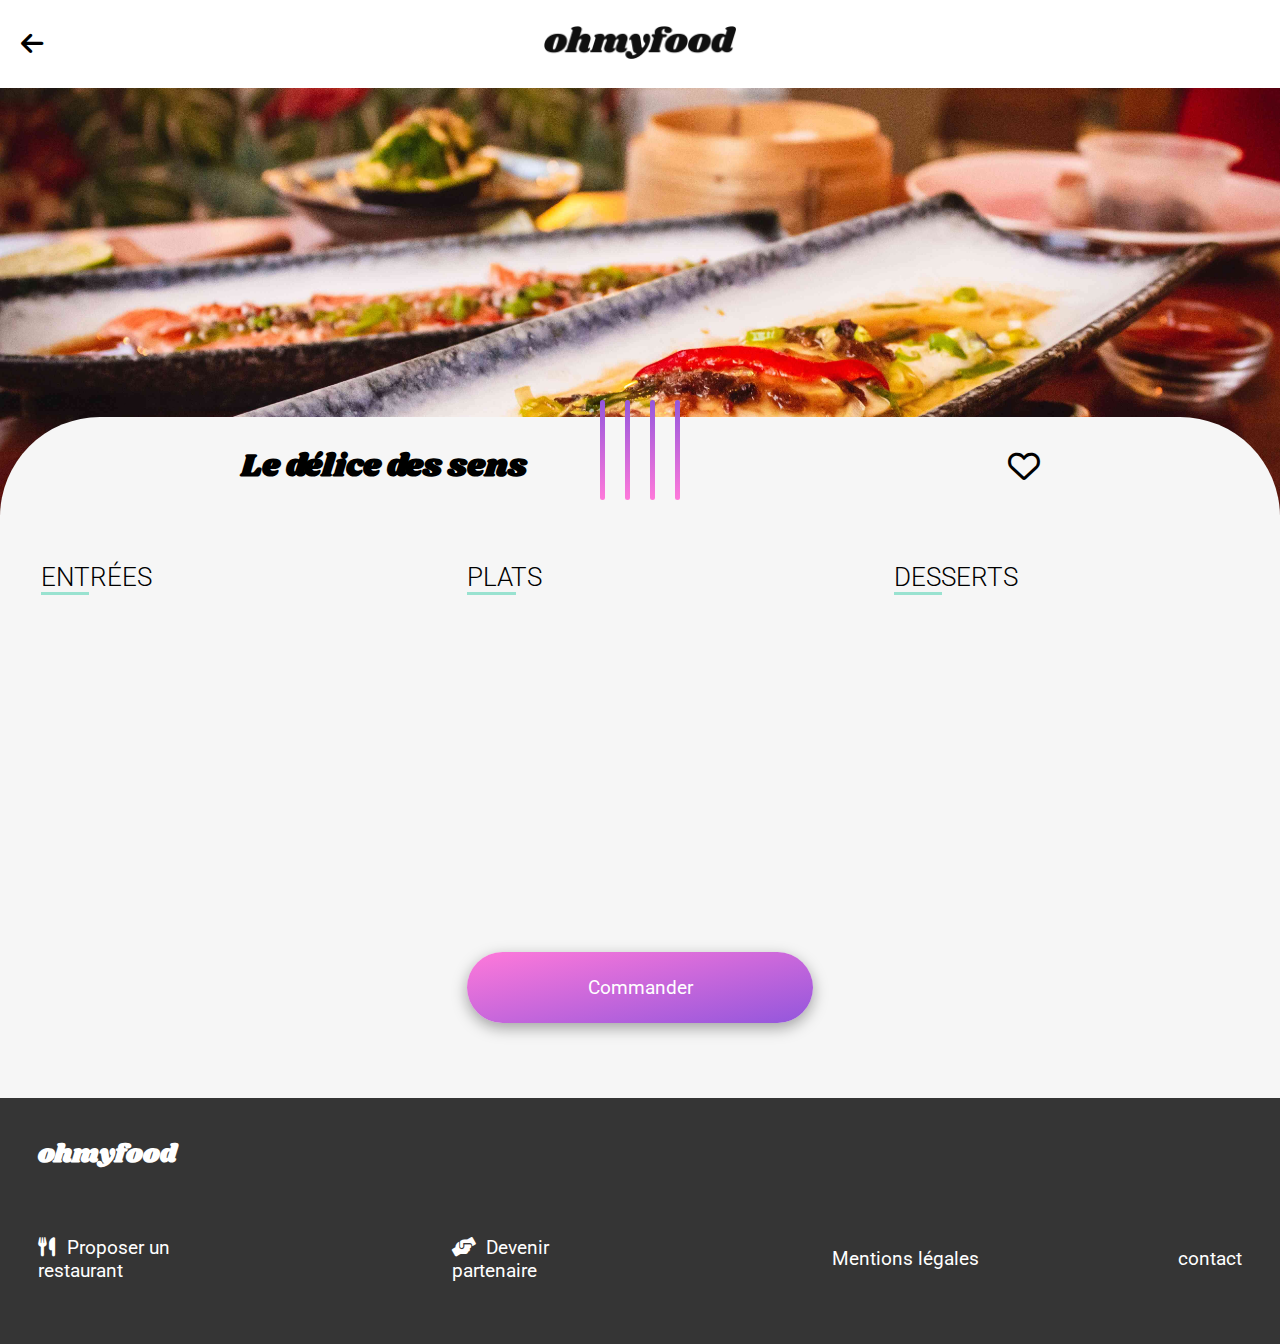
<file: pages/le delice des sens.html>
<!DOCTYPE html>

<html lang="fr">

<head>
    <title>Ohmyfood</title>
    <meta charset="utf-8"/>
    <link rel="stylesheet" href="../style/main.css">
    <meta name="description" content="
    Ohmyfood! est une jeune startup qui répertorie les menus de restaurants gastronomiques.
    En plus des systèmes classiques de réservation, vous pourrez composer le menu de votre repas pour que les plats soient prêts à votre arrivez.
    Finis, les temps d'attente au restaurant !">
</head>

<body>

<div class="spinner_container">
    <div class="spinner"></div>
    <div class="spinner"></div>
    <div class="spinner"></div>
    <div class="spinner"></div>
</div>

<header class="header">
    <div class="header_logo">
        <a href="../index.html#return_of_pages">
            <i class="fas fa-arrow-left header_arrow_menu"></i>
        </a>
    </div>
    <div class="header_title">
        <a href="#">
            <img src="../img/logo/ohmyfood.png"
                 alt="La palette du goût">
        </a>
    </div>
    <div class="header_logo">
        <a href="#">
            <i class="fa-solid fa-bars header_burger_menu"></i>
        </a>
    </div>
</header>

<main>
    <section class="img_container">
        <img src="../img/restaurants/le_delice_des_sens.jpg"
             alt="La palette du goût">
    </section>
    <section class="menu">
        <h2>Le délice des sens</h2>
        <div class="menu_logo heart_logo">
            <i class="far fa-heart"></i>
            <i class="fas fa-heart"></i>
        </div>
    </section>
    <section class="menu_container">
        <article class="menu_sub_container">
            <div class="menu_category">
                <h3>ENTRÉES</h3>
            </div>
            <div class="list center">
                <article class="list_menu">
                    <div class="list_card">
                        <div class="list_info">
                            <h3 class="list_info_title">Tartare de thon</h3>
                            <p class="list_info_subtitle">Assaisonné au yuzu</p>
                        </div>
                        <p class="list_price">25€</p>
                    </div>
                    <div class="list_logo">
                        <i class="fas fa-check-circle list_logo_animation"></i>
                    </div>
                </article>
                <article class="list_menu">
                    <div class="list_card">
                        <div class="list_info">
                            <h3 class="list_info_title">Bouchée de homard croustillant</h3>
                            <p class="list_info_subtitle">Et sa farandole de petits légumes</p>
                        </div>
                        <p class="list_price">35€</p>
                    </div>
                    <div class="list_logo">
                        <i class="fas fa-check-circle list_logo_animation"></i>
                    </div>
                </article>
                <article class="list_menu">
                    <div class="list_card">
                        <div class="list_info">
                            <h3 class="list_info_title">Velouté de cèpes</h3>
                            <p class="list_info_subtitle">Aux truffes</p>
                        </div>
                        <p class="list_price">20€</p>
                    </div>
                    <div class="list_logo">
                        <i class="fas fa-check-circle list_logo_animation"></i>
                    </div>
                </article>
            </div>
        </article>
        <article class="menu_sub_container">
            <div class="menu_category">
                <h3>PLATS</h3>
            </div>
            <div class="list center">
                <article class="list_menu">
                    <div class="list_card">
                        <div class="list_info">
                            <h3 class="list_info_title">Poulet rôti aux herbes de Provence</h3>
                            <p class="list_info_subtitle">Et sa crème de truffe</p>
                        </div>
                        <p class="list_price">40€</p>
                    </div>
                    <div class="list_logo">
                        <i class="fas fa-check-circle list_logo_animation"></i>
                    </div>
                </article>
                <article class="list_menu">
                    <div class="list_card">
                        <div class="list_info">
                            <h3 class="list_info_title">Langouste rôtie</h3>
                            <p class="list_info_subtitle">Et ses légumes de saison</p>
                        </div>
                        <p class="list_price">35€</p>
                    </div>
                    <div class="list_logo">
                        <i class="fas fa-check-circle list_logo_animation"></i>
                    </div>
                </article>
                <article class="list_menu">
                    <div class="list_card">
                        <div class="list_info">
                            <h3 class="list_info_title">Côte de boeuf Angus</h3>
                            <p class="list_info_subtitle">Et sa purée de panais</p>
                        </div>
                        <p class="list_price">44€</p>
                    </div>
                    <div class="list_logo">
                        <i class="fas fa-check-circle list_logo_animation"></i>
                    </div>
                </article>
            </div>
        </article>
        <article class="menu_sub_container">
            <div class="menu_category">
                <h3>DESSERTS</h3>
            </div>
            <div class="list center">
                <article class="list_menu">
                    <div class="list_card">
                        <div class="list_info">
                            <h3 class="list_info_title">Farandole de desserts</h3>
                            <p class="list_info_subtitle">Du chef</p>
                        </div>
                        <p class="list_price">18€</p>
                    </div>
                    <div class="list_logo">
                        <i class="fas fa-check-circle list_logo_animation"></i>
                    </div>
                </article>
                <article class="list_menu">
                    <div class="list_card">
                        <div class="list_info">
                            <h3 class="list_info_title">Crème brulée</h3>
                            <p class="list_info_subtitle">Revisitée</p>
                        </div>
                        <p class="list_price">22€</p>
                    </div>
                    <div class="list_logo">
                        <i class="fas fa-check-circle list_logo_animation"></i>
                    </div>
                </article>
                <article class="list_menu">
                    <div class="list_card">
                        <div class="list_info">
                            <h3 class="list_info_title">Tiramisu</h3>
                            <p class="list_info_subtitle">À la noisette</p>
                        </div>
                        <p class="list_price">23€</p>
                    </div>
                    <div class="list_logo">
                        <i class="fas fa-check-circle list_logo_animation"></i>
                    </div>
                </article>
            </div>
        </article>
    </section>
    <section class="container_colorful_button center">
        <a class="colorful_button button_menu">
            Commander
        </a>
    </section>
</main>

<footer class="footer">
    <h4>ohmyfood</h4>
    <ul class="center footer_container">
        <li class="footer_line">
            <i class="footer_logo fas fa-utensils"></i>
            <a href="#">
                Proposer un restaurant
            </a>
        </li>
        <li class="footer_line">
            <i class="footer_logo fas fa-hands-helping"></i>
            <a href="#">
                Devenir partenaire
            </a>
        </li>
        <li class="footer_line">
            <a href="#">
                Mentions légales
            </a>
        </li>
        <li class="footer_line">
            <a href="mailto:ohmyfood@ohmyfood.fr">
                contact
            </a>
        </li>
    </ul>
</footer>

</body>
</file>
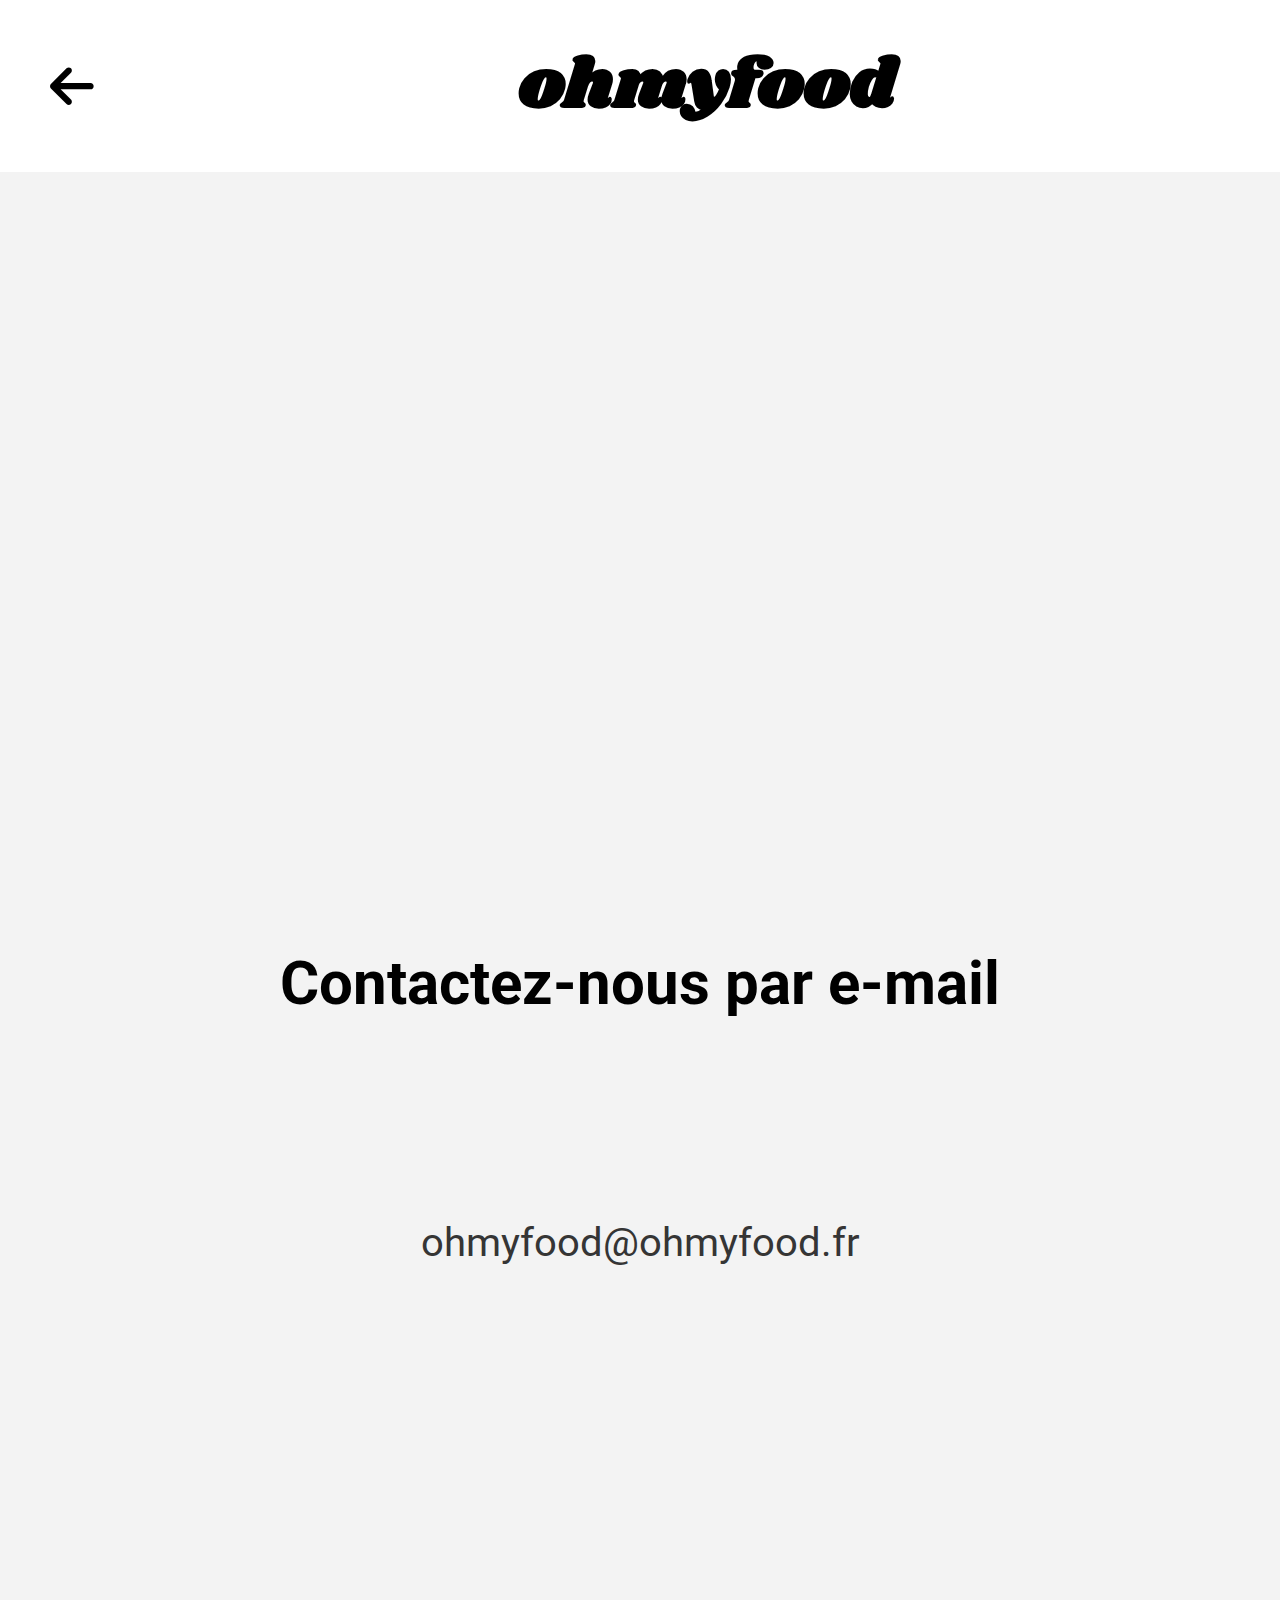
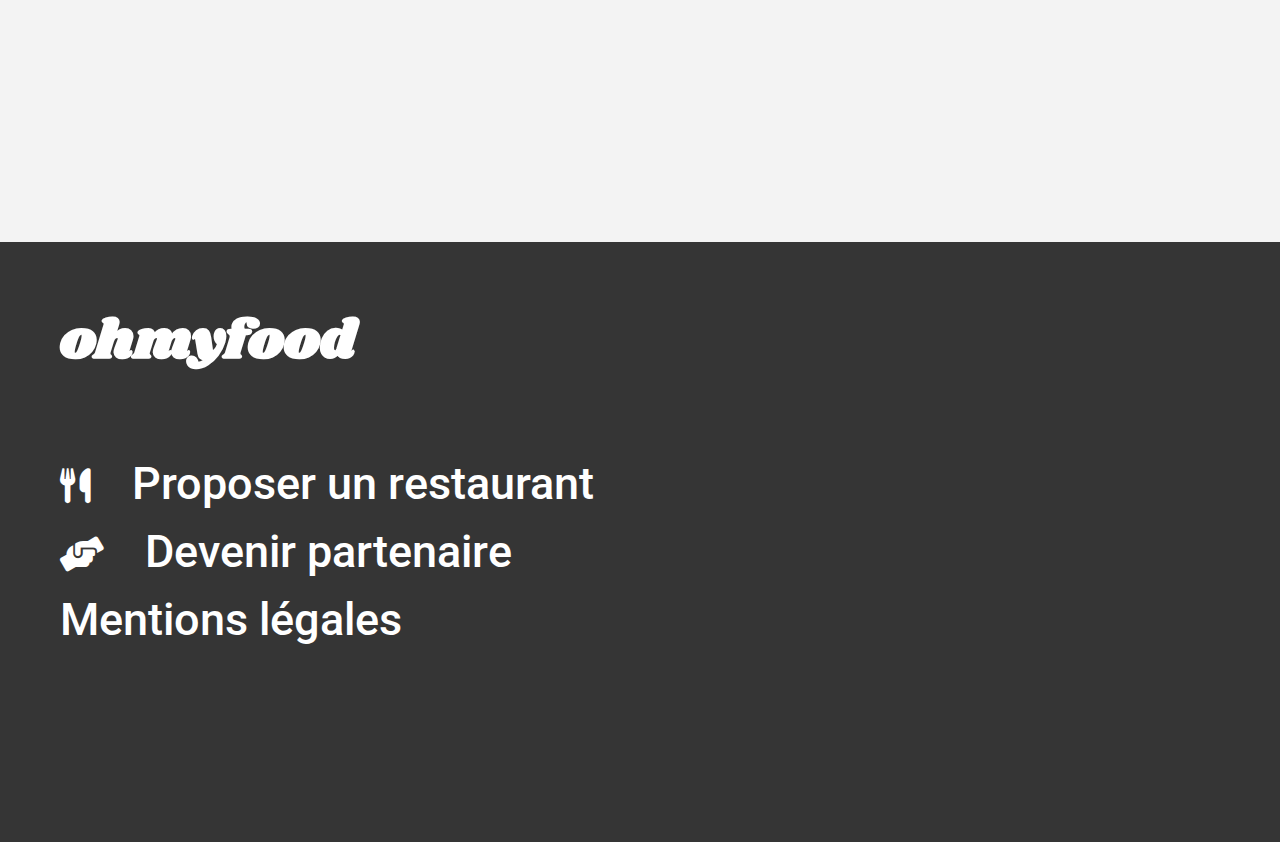
<file: src/pages/contact.html>
<!DOCTYPE html>

<html lang="fr">
<head>
    <title>Ohmyfood</title>
    <meta charset="utf-8"/>
    <link rel="stylesheet" href="../style/main.css">
</head>
<body>
<header class="page_header">
    <a href="../index.html#contact">
        <i class="fas fa-arrow-left"></i>
    </a>
    <h1>ohmyfood</h1>
</header>
<div class="contact">
    <p class="title">Contactez-nous par e-mail</p>
    <a class="subtitle" href="mailto:ohmyfood@ohmyfood.fr">ohmyfood@ohmyfood.fr</a>
</div>

<footer>
    <h2>ohmyfood</h2>
    <ul class="center">
        <li><i class="logo_footer fas fa-utensils"></i>
            <a href="#">
                Proposer un restaurant
            </a>
        </li>
        <li><i class="logo_footer fas fa-hands-helping"></i>
            <a href="#">
                Devenir partenaire
            </a>
        </li>
        <li><a href="#">
            Mentions légales
        </a>
        </li>
    </ul>
</footer>
</body>
</file>
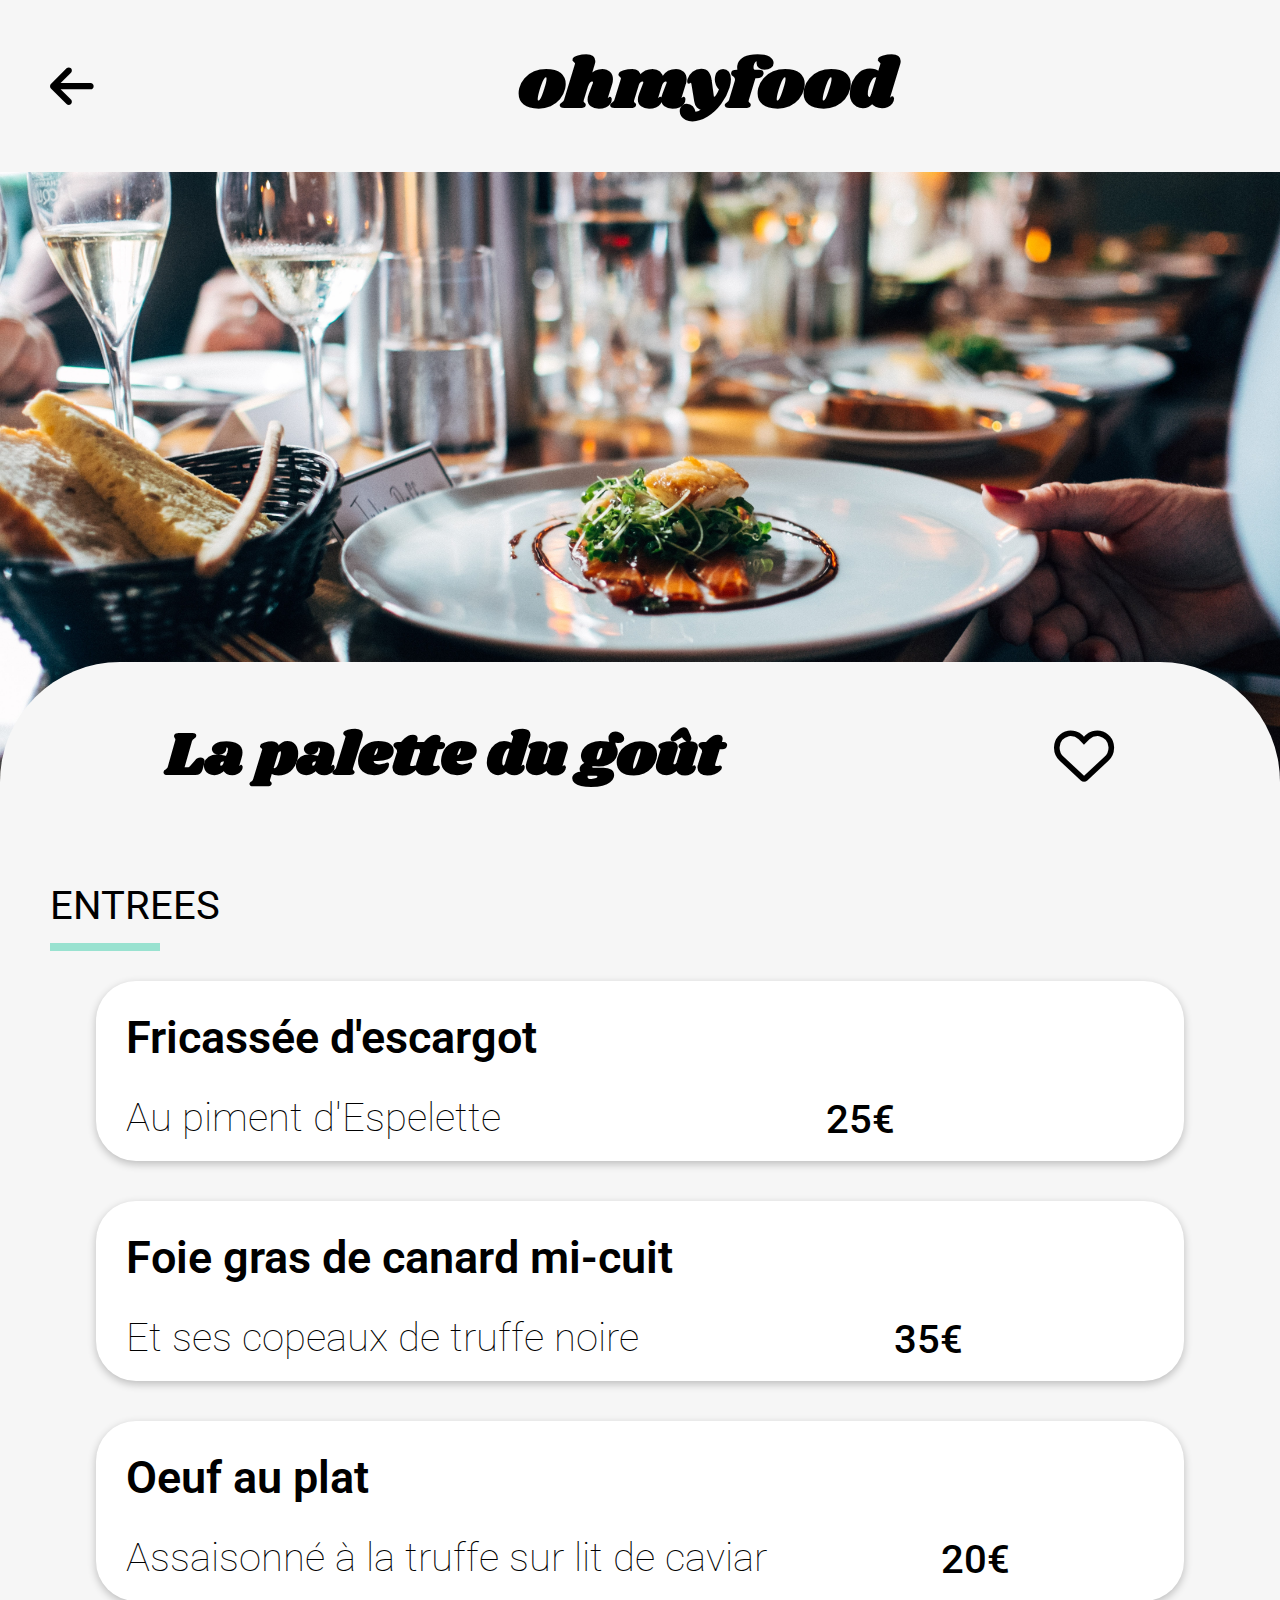
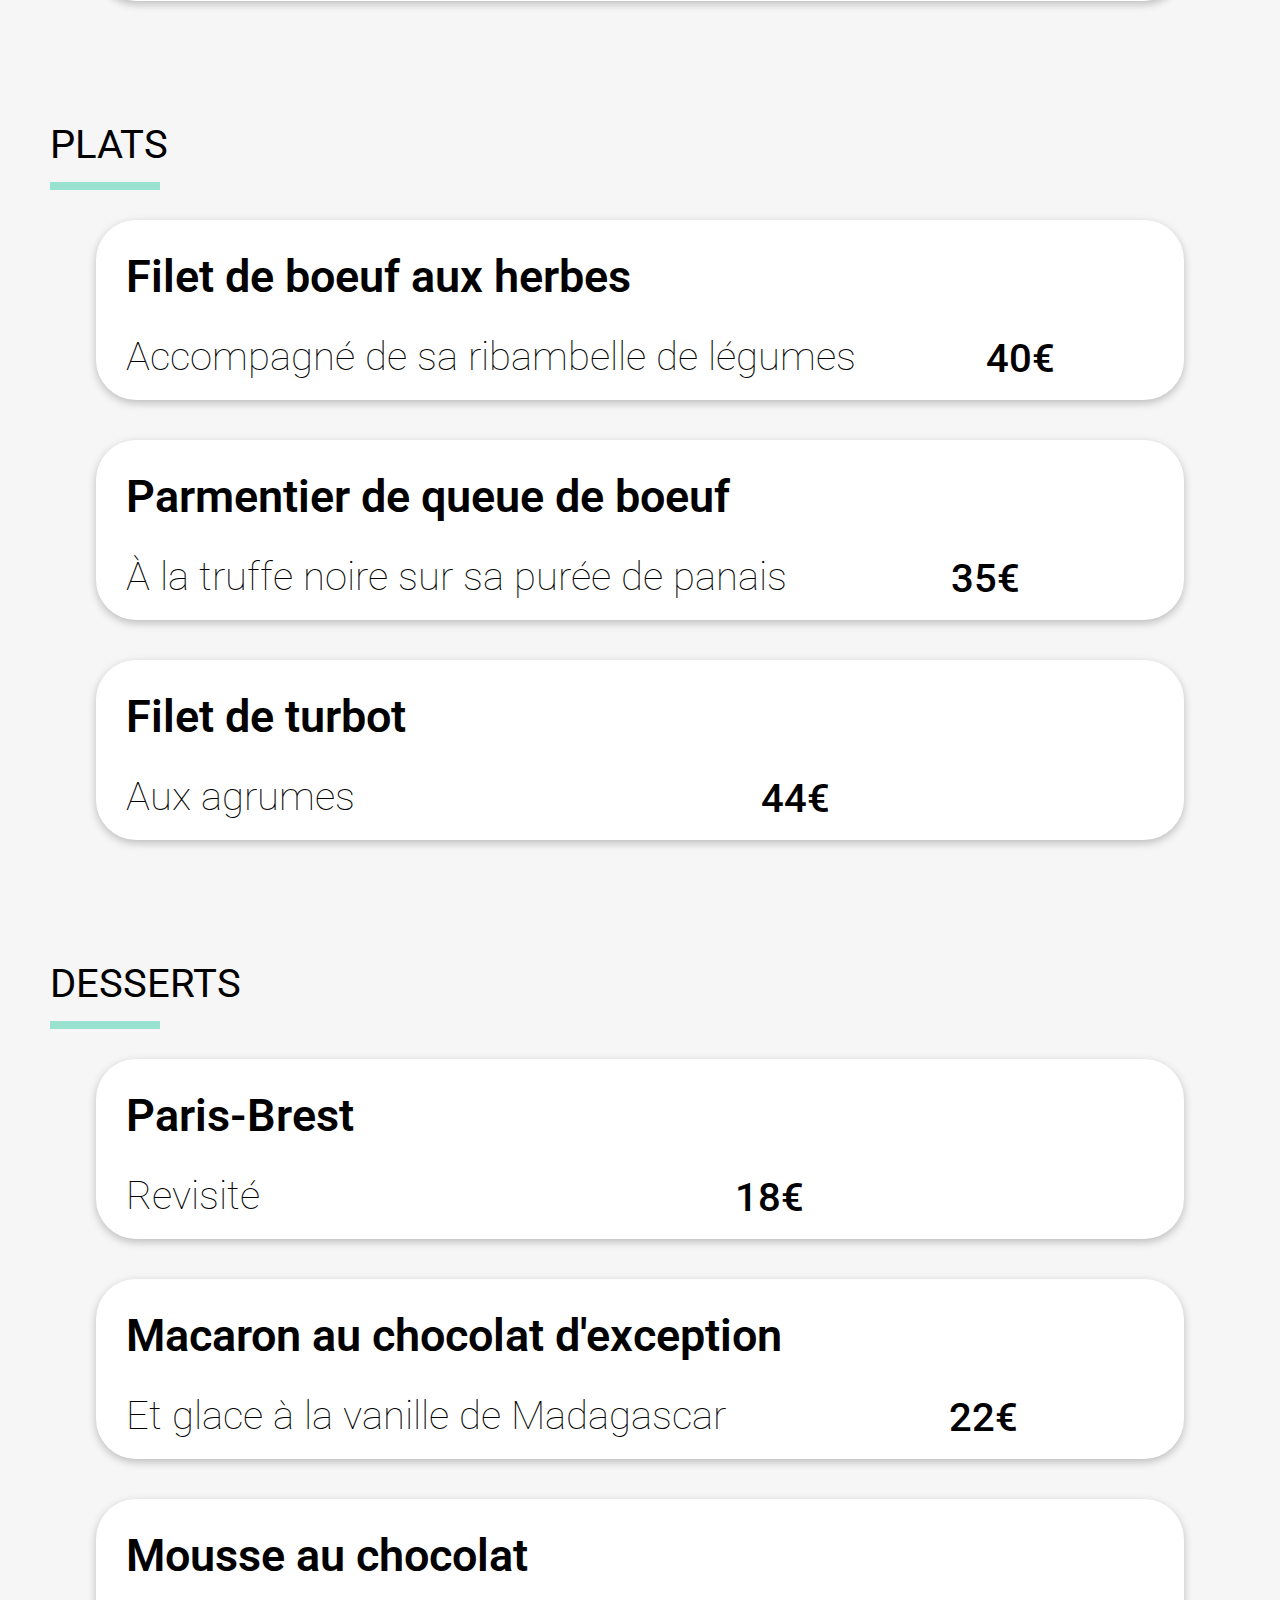
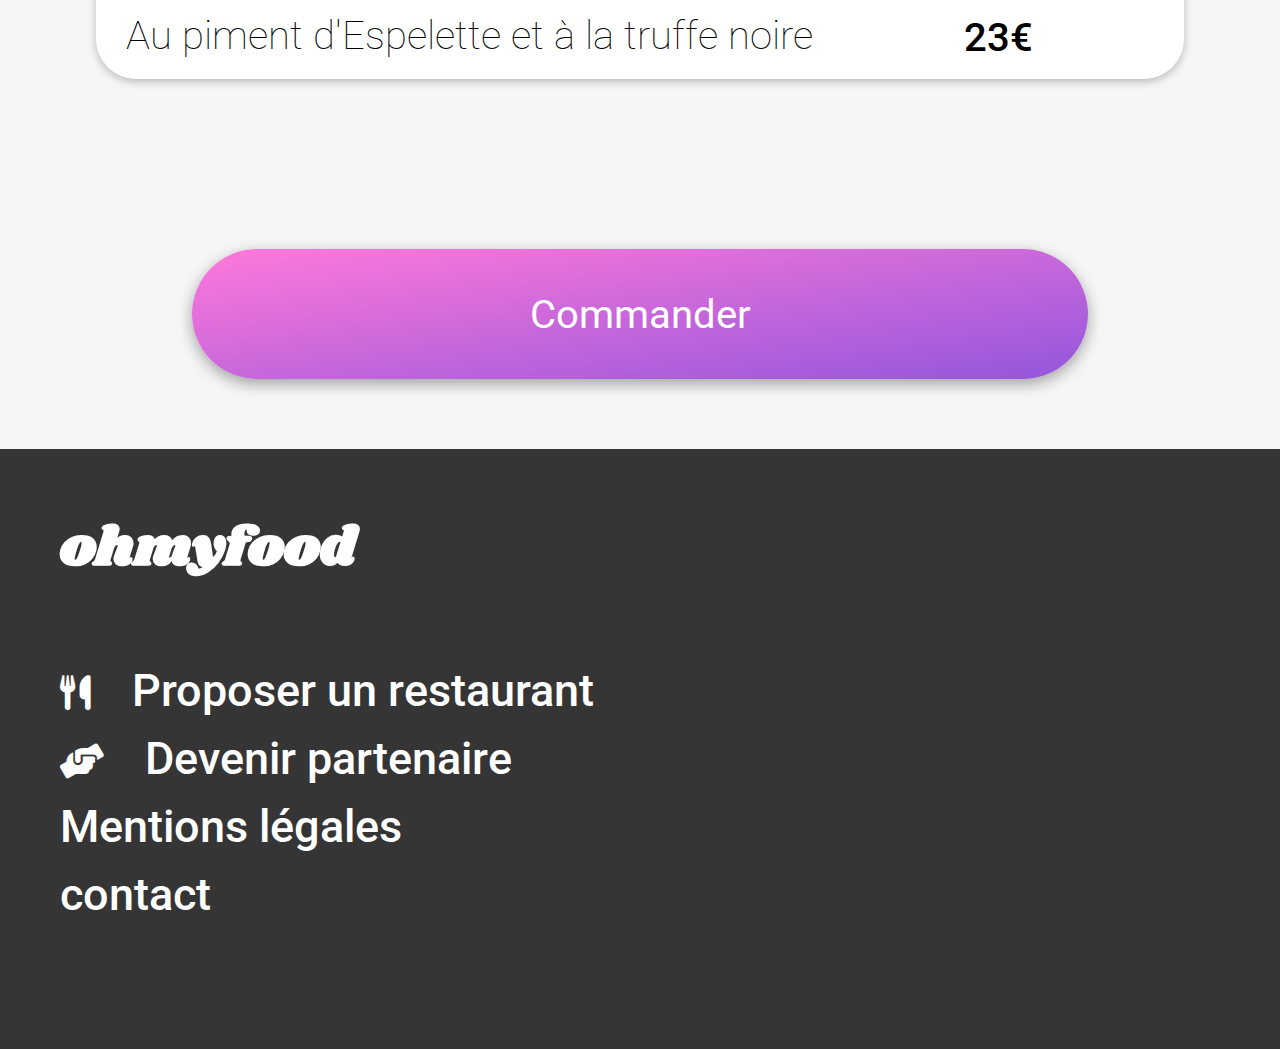
<file: src/pages/la_palette_du_gout.html>
<!DOCTYPE html>

<html lang="fr">
<head>
    <title>Ohmyfood</title>
    <meta charset="utf-8"/>
    <link rel="stylesheet" href="../style/main.css">
</head>
<body class="test">
<header class="page_header">
    <a href="../index.html#la_palette_du_gout">
        <i class="fas fa-arrow-left"></i>
    </a>
    <h1>ohmyfood</h1>
</header>

<main>
    <div class="img">
        <img src="../img/restaurants/la_palette_du_gout.jpg"
             alt="La palette du goût">
    </div>
    <article class="card_menu">
        <h2>La palette du goût</h2>
        <div class="logo_card">
            <i class="far fa-heart"></i>
            <i class="fas fa-heart"></i>
        </div>
    </article>
    <section>
        <div class="title_plat">
            <p>ENTREES</p>
            <svg class="svg">
                <rect class="svg_color"/>
            </svg>
        </div>
        <div class="entrées">

            <div class="card_plat">
                <div class="container_plat">
                    <p class="principal">Fricassée d'escargot</p>
                    <p class="secondaire">Au piment d'Espelette</p>
                </div>
                <div class="price">25€</div>
                <div class="check_logo">
                    <i class="fas fa-check-circle logo_animation"></i>
                </div>
            </div>

            <div class="card_plat">
                <div class="container_plat">
                    <p class="principal">Foie gras de canard mi-cuit</p>
                    <p class="secondaire">Et ses copeaux de truffe noire</p>
                </div>
                <div class="price">35€</div>
                <div class="check_logo">
                    <i class="fas fa-check-circle logo_animation"></i>
                </div>
            </div>
            <div class="card_plat">
                <div class="container_plat">
                    <p class="principal">Oeuf au plat</p>
                    <p class="secondaire">Assaisonné à la truffe sur lit de caviar</p>
                </div>
                <div class="price">20€</div>
                <div class="check_logo">
                    <i class="fas fa-check-circle logo_animation"></i>
                </div>
            </div>
        </div>
    </section>
    <section>
        <div class="title_plat">
            <p>PLATS</p>
            <svg class="svg">
                <rect class="svg_color"/>
            </svg>
        </div>
        <div class="entrées">
            <div class="card_plat">
                <div class="container_plat">
                    <p class="principal">Filet de boeuf aux herbes</p>
                    <p class="secondaire">Accompagné de sa ribambelle de légumes</p>
                </div>
                <div class="price">40€</div>
                <div class="check_logo">
                    <i class="fas fa-check-circle logo_animation"></i>
                </div>
            </div>
            <div class="card_plat">
                <div class="container_plat">
                    <p class="principal">Parmentier de queue de boeuf</p>
                    <p class="secondaire">À la truffe noire sur sa purée de panais</p>
                </div>
                <div class="price">35€</div>
                <div class="check_logo">
                    <i class="fas fa-check-circle logo_animation"></i>
                </div>
            </div>
            <div class="card_plat">
                <div class="container_plat">
                    <p class="principal">Filet de turbot</p>
                    <p class="secondaire">Aux agrumes</p>
                </div>
                <div class="price">44€</div>
                <div class="check_logo">
                    <i class="fas fa-check-circle logo_animation"></i>
                </div>
            </div>
        </div>
    </section>
    <section>
        <div class="title_plat">
            <p>DESSERTS</p>
            <svg class="svg">
                <rect class="svg_color"/>
            </svg>
        </div>
        <div class="entrées">
            <div class="card_plat">
                <div class="container_plat">
                    <p class="principal">Paris-Brest</p>
                    <p class="secondaire">Revisité</p>
                </div>
                <div class="price">18€</div>
                <div class="check_logo">
                    <i class="fas fa-check-circle logo_animation"></i>
                </div>
            </div>
            <div class="card_plat">
                <div class="container_plat">
                    <p class="principal">Macaron au chocolat d'exception</p>
                    <p class="secondaire">Et glace à la vanille de Madagascar</p>
                </div>
                <div class="price">22€</div>
                <div class="check_logo">
                    <i class="fas fa-check-circle logo_animation"></i>
                </div>
            </div>
            <div class="card_plat">
                <div class="container_plat">
                    <p class="principal">Mousse au chocolat</p>
                    <p class="secondaire">Au piment d'Espelette et à la truffe noire</p>
                </div>
                <div class="price">23€</div>
                <div class="check_logo">
                    <i class="fas fa-check-circle logo_animation"></i>
                </div>
            </div>
        </div>
    </section>
    <section style="display: flex; justify-content: center;">
        <a class="bouton_description">
            Commander
        </a>
    </section>
</main>

<footer>
    <h2>ohmyfood</h2>
    <ul class="list center">
        <li class="style_list"><i class="logo_footer fas fa-utensils"></i>
            <a class="color_txt" href="#">
                Proposer un restaurant
            </a>
        </li>
        <li class="style_list"><i class="logo_footer fas fa-hands-helping"></i>
            <a class="color_txt" href="#">
                Devenir partenaire
            </a>
        </li>
        <li class="style_list"><a class="color_txt" href="#">
            Mentions légales
        </a>
        </li>
        <li class="style_list"><a class="color_txt" href="contact.html">
            contact
        </a>
        </li>
    </ul>
</footer>
</body>
</file>
<file: style/main.css>
@import url("https://cdnjs.cloudflare.com/ajax/libs/font-awesome/6.0.0-beta3/css/all.min.css");
@import url("https://fonts.googleapis.com/css2?family=Roboto:wght@100;300;400;500;700;900&family=Shrikhand&display=swap");
.header_arrow_main {
  font-size: 5vw;
  display: none;
}
.header_burger_main {
  font-size: 5vw;
  display: none;
}

.address {
  display: flex;
  justify-content: center;
  align-items: center;
  width: 100%;
  background-color: #eaeaea;
  box-shadow: rgba(0, 0, 0, 0.2) 0 5px 4px 0 inset;
}
.address_pin {
  font-size: 4vw;
  margin-right: 3%;
  cursor: pointer;
}
.address_city {
  font-size: 4vw;
  font-weight: 500;
  color: #353535;
  cursor: pointer;
}

.description {
  display: flex;
  flex-direction: column;
  align-items: center;
  background-color: #f6f6f6;
}
.description_title {
  margin: 3% 10%;
  font-size: 6vw;
  text-align: center;
  font-weight: 700;
}
.description_subtitle {
  margin: 1%;
  font-size: 4vw;
  text-align: center;
  color: #353535;
  font-weight: 300;
}
.description .button_main {
  padding: 5% 7%;
}

.functioning {
  margin-bottom: 10%;
}
.functioning_title {
  font-size: 6vw;
  font-weight: 600;
}
.functioning_container {
  padding: 0;
}
.functioning_card {
  border-radius: 5vw;
  background-color: #f6f6f6;
  display: flex;
  align-items: center;
  margin: 7% 0 0 5%;
  box-shadow: rgba(0, 0, 0, 0.2) 0 5px 15px;
  width: 95%;
}
.functioning_card:hover {
  background-color: rgba(240, 207, 255, 0.24);
  cursor: pointer;
}
.functioning_card:hover .functioning_card_logo {
  color: #9356DC;
}
.functioning_card_round {
  align-items: center;
  justify-content: center;
  display: flex;
  border-radius: 70px;
  background-color: #9356DC;
  color: white;
  margin-left: -5%;
  font-size: 3vw;
  padding: 2% 3%;
}
.functioning_align_logo {
  display: flex;
  align-items: center;
}
.functioning_card_subtitle {
  font-weight: 700;
  font-size: 4vw;
  margin: 15% 0;
}
.functioning_card_logo {
  font-size: 5vw;
  margin: 0 10%;
  color: gray;
}

.restaurants {
  background-color: #f6f6f6;
  display: flex;
  flex-direction: column;
  justify-content: space-around;
}
.restaurants_title {
  font-size: 6vw;
  font-weight: 600;
}
.restaurants .img_container {
  object-fit: cover;
  width: 100%;
  aspect-ratio: 2/1;
  border-radius: 5vw 5vw 0 0;
}
.restaurants_new {
  background-color: #99E2D0;
  border-radius: 0.5vw;
  position: absolute;
  z-index: 5;
  margin: 5% 62%;
  padding: 1.5% 4%;
}
.restaurants_new_txt {
  font-size: 4vw;
  font-weight: 500;
  color: #038968;
  margin: 0;
}
.restaurants_container {
  display: flex;
  flex-direction: column;
}
.restaurants_card {
  width: 100%;
  border-radius: 5vw;
  background-color: white;
  box-shadow: rgba(149, 157, 165, 0.2) 0 8px 24px;
  margin-bottom: 8%;
}
.restaurants_card:hover {
  box-shadow: rgba(0, 0, 0, 0.35) 0 5px 15px;
  cursor: pointer;
}
.restaurants_card:hover .restaurants_card_title {
  color: #9356DC;
}
.restaurants_card:hover .restaurants_card_subtitle {
  color: #9356DC;
}
.restaurants_card_container {
  display: flex;
  flex-direction: row;
  justify-content: space-between;
  align-items: center;
  padding: 4% 5%;
}
.restaurants_card_text {
  display: flex;
  flex-direction: column;
  align-items: flex-start;
}
.restaurants_card_title {
  font-size: 5vw;
  margin: 0 0 3%;
}
.restaurants_card_subtitle {
  font-size: 5vw;
  margin: 0;
}
.restaurants_card_logo {
  font-size: 5vw;
}

@media (min-width: 1024px) {
  .address_pin {
    font-size: 1.5vw;
    margin-right: 1%;
  }
  .address_city {
    font-size: 1.5vw;
  }

  .description_title {
    margin: 0 0 1% 0;
    font-size: 2vw;
  }
  .description_subtitle {
    margin: 0;
    font-size: 1.5vw;
  }
  .description .button_main {
    padding: 2% 4%;
  }

  .functioning {
    margin-bottom: 5%;
  }
  .functioning_title {
    font-size: 2vw;
  }
  .functioning_container {
    display: flex;
    justify-content: space-between;
  }
  .functioning_card {
    border-radius: 2.5vw;
    margin: 5% 0 0 5%;
  }
  .functioning_card_round {
    margin-left: -5%;
    font-size: 1.5vw;
    padding: 2% 4%;
  }
  .functioning_card_subtitle {
    font-size: 1.7vw;
  }
  .functioning_card_logo {
    font-size: 2vw;
    margin: 0 5%;
  }

  .restaurants_title {
    font-size: 2vw;
  }
  .restaurants .img_container {
    border-radius: 2vw 2vw 0 0;
  }
  .restaurants_new {
    margin: 1% 13%;
    padding: 0.5% 1.5%;
    border-radius: 0.2vw;
  }
  .restaurants_new_txt {
    font-size: 1vw;
  }
  .restaurants a {
    width: 23%;
  }
  .restaurants_container {
    display: flex;
    flex-direction: row;
    justify-content: space-between;
  }
  .restaurants_card {
    border-radius: 2vw;
    height: 90%;
  }
  .restaurants_card_title {
    font-size: 1.5vw;
  }
  .restaurants_card_subtitle {
    font-size: 1.5vw;
  }
  .restaurants_card_logo {
    font-size: 2vw;
  }
}
body {
  margin: 0;
  font-family: "Roboto", sans-serif;
  cursor: default;
}

a {
  text-decoration: none;
  color: black;
}

.center {
  padding: 5%;
}

.header {
  display: flex;
  justify-content: space-between;
  align-items: center;
  padding: 4% 0;
}
.header img {
  width: 100%;
}
.header_title {
  text-decoration: none;
  display: flex;
  justify-content: center;
  width: 30%;
}
.header_logo {
  width: 10%;
  display: flex;
  justify-content: center;
}

.colorful_button {
  box-shadow: rgba(0, 0, 0, 0.35) 0 5px 15px;
  align-items: center;
  justify-content: center;
  background: #9356DC;
  background: -webkit-linear-gradient(to top left, #9356DC 0%, #FF79DA 100%);
  background: -moz-linear-gradient(to top left, #9356DC 0%, #FF79DA 100%);
  background: linear-gradient(to top left, #9356DC 0%, #FF79DA 100%);
  border-radius: 100px;
  display: flex;
  margin: 6%;
  font-size: 4vw;
  color: white;
  cursor: pointer;
}
.colorful_button:hover {
  background: #9356DC 90%;
  background: -webkit-linear-gradient(to top left, #9356DC 0%, #FF79DA 90%);
  background: -moz-linear-gradient(to top left, #9356DC 0%, #FF79DA 90%);
  background: linear-gradient(to top left, #9356DC 0%, #FF79DA 90%);
  box-shadow: rgba(0, 0, 0, 0.5) 0 7px 17px;
}

.spinner {
  width: 5px;
  height: 100px;
  background: linear-gradient(#9356DC, #FF79DA);
  margin: 10px;
  border-radius: 20px;
  animation: wave 1s;
  animation-fill-mode: both;
}
.spinner:nth-child(1) {
  animation-delay: 0.1s;
}
.spinner:nth-child(2) {
  animation-delay: 0.2s;
}
.spinner:nth-child(3) {
  animation-delay: 0.3s;
}
.spinner:nth-child(4) {
  animation-delay: 0.4s;
}

.spinner_container {
  position: fixed;
  height: 100%;
  width: 100%;
  left: 0;
  top: 0;
  z-index: 10000;
  display: flex;
  align-items: center;
  justify-content: center;
  animation: gray_gradient 1s;
  animation-fill-mode: both;
}
.spinner_container:nth-child(1) {
  animation-delay: 1s;
}

@keyframes wave {
  0% {
    transform: scale(0);
  }
  50% {
    transform: scale(1);
  }
  100% {
    transform: scale(0);
  }
}
@keyframes gray_gradient {
  0% {
    background: white;
  }
  100% {
    background: rgba(255, 255, 255, 0);
    z-index: -10000;
  }
}
.heart_logo {
  cursor: pointer;
}
.heart_logo:hover i:nth-child(1) {
  display: none;
}
.heart_logo:hover i:nth-child(2) {
  display: block;
  color: #FF79DA;
  animation: pink_gradient 0.5s;
}

.heart_logo i:nth-child(2) {
  display: none;
}

@keyframes pink_gradient {
  from {
    color: #9356DC;
    opacity: 70%;
  }
  to {
    color: #FF79DA;
    opacity: 100%;
  }
}
.footer {
  list-style-type: none;
  background-color: #353535;
}
.footer h4 {
  font-family: "Shrikhand", "cursive";
  padding: 5% 5% 0;
  font-size: 5vw;
  color: white;
  margin: 0;
}
.footer_container {
  margin: 0;
}
.footer_line {
  list-style-type: none;
  cursor: pointer;
  font-size: 4vw;
  color: white;
  margin: 3% 0;
}
.footer_logo {
  font-size: 4vw;
  margin-right: 3%;
}
.footer a {
  color: white;
}

@media (min-width: 1024px) {
  .center {
    padding: 3%;
  }

  .header {
    padding: 2% 0;
  }
  .header_title {
    width: 15%;
  }
  .header_logo {
    width: 5%;
  }

  .colorful_button {
    margin: 3%;
    padding: 2% 5%;
    font-size: 1.5vw;
  }

  .footer h4 {
    font-size: 2vw;
    padding: 3% 3% 0;
  }
  .footer_container {
    display: flex;
    justify-content: space-between;
    align-items: center;
  }
  .footer_line {
    font-size: 1.5vw;
    margin: 2% 0;
  }
  .footer_logo {
    font-size: 1.5vw;
  }
}
.header_arrow_menu {
  font-size: 5vw;
  color: black;
}
.header_burger_menu {
  font-size: 5vw;
  display: none;
}

.img_container {
  position: relative;
  z-index: 1;
}
.img_container img {
  width: 100%;
  aspect-ratio: 1.5/1;
  object-fit: cover;
}

.menu {
  background-color: #f6f6f6;
  margin-top: -14%;
  border-radius: 10vw 10vw 0 0;
  position: relative;
  z-index: 5;
  display: flex;
  align-items: center;
  justify-content: space-around;
}
.menu h2 {
  font-family: "Shrikhand", "cursive";
  font-size: 6vw;
}
.menu_logo {
  font-size: 6vw;
}

.menu_container {
  background-color: #f6f6f6;
}

.menu_category {
  font-size: 4vw;
  padding: 5% 5% 0;
}
.menu_category h3 {
  font-weight: 300;
  margin-bottom: 2%;
  border-bottom: solid #99E2D0 0.8vw;
  width: 10%;
}

.list {
  display: flex;
  flex-direction: column;
  flex-wrap: nowrap;
}
.list_menu {
  background: white;
  border-radius: 4vw;
  box-shadow: rgba(149, 157, 165, 0.2) 0 8px 24px;
  display: flex;
  animation: slide 1s forwards;
  opacity: 0;
  margin: 2% 0;
}
@keyframes slide {
  from {
    transform: translatey(20px);
    opacity: 0;
  }
  to {
    transform: translatey(0px);
    opacity: 100%;
  }
}
.list_card {
  padding: 4%;
  overflow: hidden;
  flex: 1;
  display: flex;
  justify-content: space-between;
  cursor: pointer;
}
.list_info {
  display: flex;
  flex-direction: column;
  justify-content: space-between;
  overflow: hidden;
  white-space: nowrap;
}
.list_info_title {
  font-size: 4vw;
  overflow: hidden;
  text-overflow: ellipsis;
  margin: 0 0 1vw 0;
}
.list_info_subtitle {
  font-weight: 300;
  overflow: hidden;
  text-overflow: ellipsis;
  font-size: 3.8vw;
  margin: 0;
}
.list_price {
  font-weight: 600;
  display: flex;
  align-items: flex-end;
  font-size: 3.8vw;
  margin: 0;
}
.list_logo {
  background-color: #99E2D0;
  cursor: pointer;
  height: auto;
  width: 0;
  opacity: 0;
  border-radius: 0 4vw 4vw 0;
  display: flex;
  align-items: center;
  justify-content: center;
  transition: transform 0.4s ease-in-out, width 0.4s ease-in-out, opacity 0.4s ease-in-out;
}
.list_logo_animation {
  font-size: 6vw;
  color: white;
  transform: rotate(360deg);
  transition: 0.4s ease-in-out;
}
.list_menu:nth-child(1) {
  animation-delay: 1.3s;
}
.list_menu:nth-child(2) {
  animation-delay: 1.5s;
}
.list_menu:nth-child(3) {
  animation-delay: 1.7s;
}
.list_menu:nth-child(4) {
  animation-delay: 1.9s;
}
.list_menu:nth-child(5) {
  animation-delay: 2.1s;
}
.list_menu:hover .list_logo {
  opacity: 100%;
  width: 20%;
}
.list_menu:hover .list_logo_animation {
  transform: rotate(0deg);
}

.container_colorful_button {
  display: flex;
  justify-content: center;
  background-color: #f6f6f6;
}
.container_colorful_button .button_menu {
  padding: 5% 15%;
}

@media (min-width: 1024px) {
  .header_arrow_menu {
    font-size: 2vw;
  }
  .header_burger_menu {
    font-size: 2vw;
  }

  .img_container img {
    aspect-ratio: 3/1;
  }

  .menu {
    margin-top: -8%;
    border-radius: 8vw 8vw 0 0;
  }
  .menu h2 {
    font-size: 2.5vw;
  }
  .menu_logo {
    font-size: 2.5vw;
  }

  .menu_container {
    display: flex;
    flex-wrap: wrap;
    width: 100%;
    justify-content: space-around;
  }

  .menu_sub_container {
    width: 30%;
  }

  .menu_category {
    font-size: 2vw;
  }
  .menu_category h3 {
    margin-bottom: 1%;
    font-size: 2vw;
    border-bottom: solid #99E2D0 0.3vw;
    width: 14%;
  }

  .list_menu {
    border-radius: 1.5vw;
    margin: 1% 0;
  }
  .list_info_title {
    font-size: 1.6vw;
    margin: 0 0 0.5vw;
  }
  .list_info_subtitle {
    font-size: 1.3vw;
    margin: 0;
  }
  .list_price {
    font-size: 1.3vw;
  }
  .list_logo {
    border-radius: 0 1.5vw 1.5vw 0;
  }
  .list_logo_animation {
    font-size: 3vw;
  }

  .container_colorful_button .button_menu {
    padding: 2% 10%;
  }
}

/*# sourceMappingURL=main.css.map */
</file>
<file: src/style/main.css>
@charset "UTF-8";
@import url("https://cdnjs.cloudflare.com/ajax/libs/font-awesome/6.0.0-beta3/css/all.min.css");
@import url("https://fonts.googleapis.com/css2?family=Roboto:wght@100;300;400;500;700;900&family=Shrikhand&display=swap");
.header_home_page {
  display: flex;
  justify-content: center;
}
.header_home_page h1 {
  font-family: "Shrikhand", "cursive";
  font-size: 80px;
  margin: 35px;
}

.address {
  display: flex;
  justify-content: center;
  align-items: center;
  height: 120px;
  width: 100%;
  background-color: #eaeaea;
  box-shadow: rgba(0, 0, 0, 0.2) 0 5px 4px 0 inset;
}
.address i {
  font-size: 40px;
  margin-right: 30px;
}
.address p {
  font-size: 40px;
  font-weight: 600;
  color: #353535;
}

.description {
  display: flex;
  flex-direction: column;
  align-items: center;
  background-color: rgba(234, 234, 234, 0.55);
  height: auto;
  width: auto;
}

.title_description {
  margin: 50px 70px 0 70px;
  font-size: 60px;
  text-align: center;
  font-weight: 700;
}

.subtitle_description {
  font-size: 40px;
  text-align: center;
  color: #353535;
}

.Functioning {
  margin-bottom: 100px;
}

.title_functioning {
  font-size: 60px;
  font-weight: 600;
}

.card_Functioning {
  height: 170px;
  width: auto;
  border-radius: 50px;
  background-color: rgba(234, 234, 234, 0.55);
  display: flex;
  align-items: center;
  margin: 50px 0 0 30px;
  box-shadow: rgba(0, 0, 0, 0.2) 0 5px 15px;
}
.card_Functioning:hover {
  background-color: rgba(240, 207, 255, 0.24);
}

.round {
  align-items: center;
  justify-content: center;
  display: flex;
  height: 70px;
  width: 70px;
  border-radius: 70px;
  background-color: #9356DC;
  color: white;
  margin-left: -30px;
  font-size: 35px;
}

.logo_Functioning {
  font-size: 50px;
  margin: 0 45px;
  color: gray;
}

.subtitle_functioning {
  font-weight: 700;
  font-size: 45px;
}

.restaurants {
  background-color: rgba(234, 234, 234, 0.55);
  height: auto;
  width: auto;
}

.title_restaurants {
  font-size: 60px;
  font-weight: 600;
}

a {
  text-decoration: none;
  color: black;
}

.card_restaurants {
  width: 100%;
  height: 635px;
  border-radius: 50px;
  background-color: white;
  margin-bottom: 60px;
  box-shadow: rgba(149, 157, 165, 0.2) 0 8px 24px;
}

.img {
  object-fit: cover;
  width: 100%;
  height: 450px;
  border-radius: 50px 50px 0 0;
}

.storage_text_card {
  display: flex;
  flex-direction: row;
  justify-content: space-between;
  align-items: center;
  margin: 30px;
}

.text_card {
  display: flex;
  flex-direction: column;
  align-items: flex-start;
}
.text_card .title {
  font-size: 45px;
  font-weight: 750;
  margin: 0 0 10px;
}
.text_card .subtitle {
  font-size: 45px;
  margin: 0;
}

.logo_card_home_page {
  font-size: 50px;
  margin-right: 40px;
}
.logo_card_home_page i:nth-child(2) {
  display: none;
}
.logo_card_home_page:hover i:nth-child(1) {
  display: none;
}
.logo_card_home_page:hover i:nth-child(2) {
  display: block;
  color: #FF79DA;
}

body {
  margin: 0;
  font-family: "Roboto", sans-serif;
}

.center {
  padding: 60px;
}

.bouton_description {
  box-shadow: rgba(0, 0, 0, 0.35) 0 5px 15px;
  align-items: center;
  justify-content: center;
  height: 130px;
  width: 70%;
  background: #9356DC;
  background: -webkit-linear-gradient(to top left, #9356DC 0%, #FF79DA 100%);
  background: -moz-linear-gradient(to top left, #9356DC 0%, #FF79DA 100%);
  background: linear-gradient(to top left, #9356DC 0%, #FF79DA 100%);
  border-radius: 65px;
  display: flex;
  margin: 50px 0 70px 0;
  font-size: 40px;
  color: white;
}

footer {
  list-style-type: none;
  background-color: #353535;
  height: 600px;
}
footer h2 {
  font-family: "Shrikhand", "cursive";
  padding: 60px 60px 0;
  font-size: 55px;
  color: white;
  margin: 0;
}
footer ul {
  margin: 0;
}
footer li {
  list-style-type: none;
  cursor: pointer;
  font-size: 45px;
  color: white;
  margin: 15px 0;
  font-weight: 500;
}
footer i {
  font-size: 35px;
  margin-right: 30px;
}
footer a {
  color: white;
}

.test {
  background-color: #f6f6f6;
}

.page_header {
  display: flex;
  justify-content: space-between;
  align-items: center;
}
.page_header i {
  font-size: 50px;
  margin-left: 50px;
}
.page_header h1 {
  font-family: "Shrikhand", "cursive";
  font-size: 70px;
  margin: 35px 30% 35px 0;
}

.card_menu {
  background-color: #f6f6f6;
  margin-top: 40px;
  width: 100%;
  height: 180px;
  border-radius: 120px 120px 0 0;
  position: relative;
  z-index: 5;
  display: flex;
  flex-direction: row;
  align-items: flex-start;
  justify-content: space-around;
}
.card_menu h2 {
  font-family: "Shrikhand", "cursive";
  font-size: 60px;
}

.img {
  position: relative;
  z-index: 1;
}

.entrées {
  display: flex;
  flex-direction: column;
  align-items: center;
  margin-bottom: 100px;
}

.img img {
  width: 100%;
  height: 650px;
  object-fit: cover;
}

.logo_card {
  margin-top: 60px;
  font-size: 60px;
}

.logo_card i:nth-child(2) {
  display: none;
}

.logo_card:hover i:nth-child(1) {
  display: none;
}

.logo_card:hover i:nth-child(2) {
  animation-delay: 2s;
  display: block;
  color: #FF79DA;
}

.principal {
  margin-bottom: 10px;
  margin-top: 10px;
  font-size: 45px;
  font-weight: 600;
  display: flex;
  justify-content: flex-start;
}

.secondaire {
  margin-top: 20px;
  margin-bottom: 0;
  font-size: 40px;
  font-weight: 100;
  display: flex;
  justify-content: flex-start;
}

.bouton {
  box-shadow: rgba(0, 0, 0, 0.35) 0 5px 15px;
  align-items: center;
  justify-content: center;
  height: 130px;
  width: 50%;
  background: #9356DC;
  background: -webkit-linear-gradient(to top left, #9356DC 0%, #FF79DA 100%);
  background: -moz-linear-gradient(to top left, #9356DC 0%, #FF79DA 100%);
  background: linear-gradient(to top left, #9356DC 0%, #FF79DA 100%);
  border-radius: 65px;
  display: flex;
  margin: 100px 0 100px 25%;
}
.bouton p {
  font-size: 45px;
  color: white;
}

.title_plat {
  font-size: 40px;
  margin-left: 50px;
}
.title_plat p {
  margin-bottom: -15px;
}

.svg {
  width: 110px;
  height: 8px;
}

.svg_color {
  width: 110px;
  height: 8px;
  fill: #99E2D0;
}

.card_plat {
  display: flex;
  justify-content: space-between;
  animation-duration: 3s;
  animation-name: slidein;
  background-color: white;
  height: 180px;
  width: 85%;
  box-shadow: rgba(0, 0, 0, 0.24) 0 3px 8px;
  border-radius: 40px;
  margin: 20px;
}

@keyframes slidein {
  from {
    margin-bottom: 100%;
  }
  to {
    margin-bottom: 2%;
  }
}
.check_logo {
  animation-name: slidein;
  border-radius: 0 40px 40px 0;
  height: 180px;
  background-color: #99E2D0;
  display: flex;
  align-items: center;
  justify-content: center;
}

.logo_animation {
  font-size: 0;
  color: white;
}

.price {
  display: flex;
  justify-content: flex-end;
  font-size: 40px;
  font-weight: 500;
  margin-top: 115px;
  margin-bottom: 0;
}

.container_plat {
  display: flex;
  flex-direction: column;
  justify-content: center;
  margin-left: 30px;
}

.card_plat:hover .check_logo {
  animation-name: progress-bar;
  animation-duration: 3000ms;
}

.card_plat:hover .logo_animation {
  animation-name: rotation;
  animation-duration: 3000ms;
}

@keyframes progress-bar {
  0% {
    width: 0;
    opacity: 0.1;
  }
  20% {
    opacity: 1;
  }
  50% {
    width: 180px;
  }
  70% {
    opacity: 1;
  }
  100% {
    width: 0;
    opacity: 0.1;
  }
}
@keyframes rotation {
  0% {
    margin: 90px;
    font-size: 70px;
    width: 0;
    opacity: 0.1;
  }
  20% {
    margin: 90px;
    font-size: 70px;
    opacity: 1;
  }
  50% {
    margin: 90px;
    transform: rotate(360deg);
    font-size: 70px;
    width: 180px;
  }
  70% {
    margin: 90px;
    font-size: 70px;
    opacity: 1;
  }
  100% {
    margin: 90px;
    transform: rotate(360deg);
    font-size: 70px;
    width: 0;
    opacity: 0.1;
  }
}
.contact {
  display: flex;
  flex-direction: column;
  align-items: center;
  background-color: rgba(234, 234, 234, 0.55);
  width: auto;
  padding: 45% 0;
}
.contact .title {
  margin: 200px 0;
  font-size: 60px;
  text-align: center;
  font-weight: 700;
}
.contact .subtitle {
  font-size: 40px;
  text-align: center;
  color: #353535;
}

.contact {
  display: flex;
  flex-direction: column;
  align-items: center;
  background-color: rgba(234, 234, 234, 0.55);
  width: auto;
  padding: 45% 0;
}
.contact .title {
  margin: 200px 0;
  font-size: 60px;
  text-align: center;
  font-weight: 700;
}
.contact .subtitle {
  font-size: 40px;
  text-align: center;
  color: #353535;
}

/*# sourceMappingURL=main.css.map */
</file>
